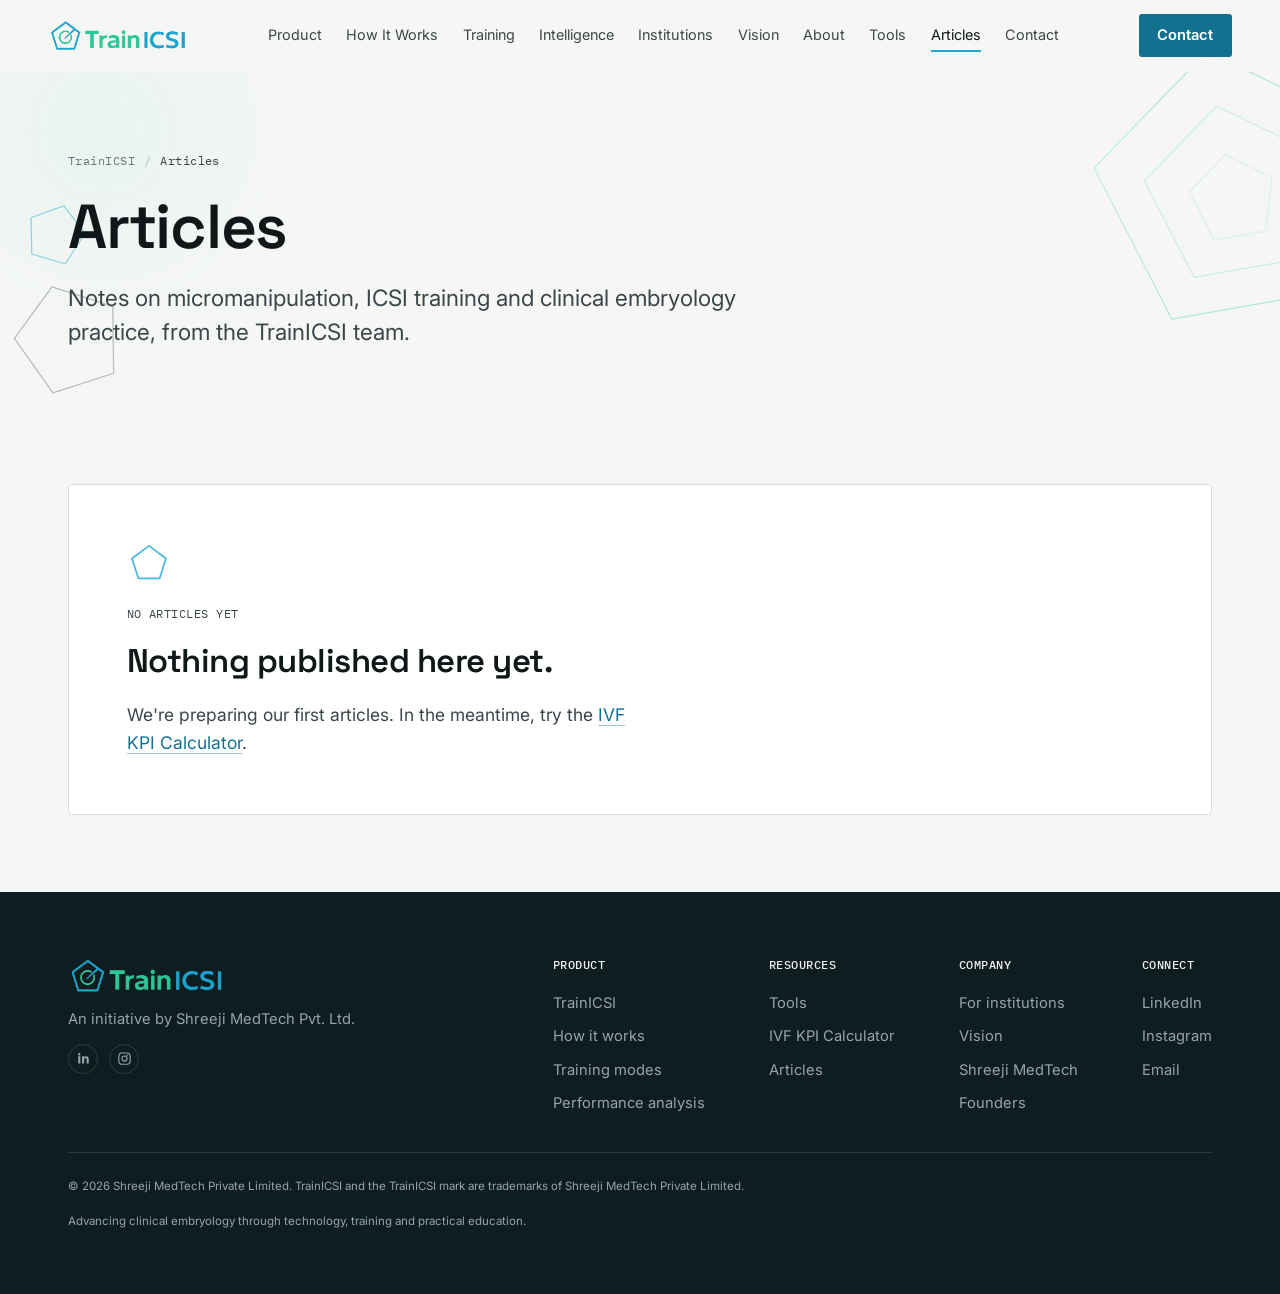
<file: articles/index.html>
<!DOCTYPE html>
<html lang="en">
<head>
<meta charset="UTF-8">
<meta name="viewport" content="width=device-width, initial-scale=1">
<title>Articles | TrainICSI</title>
<meta name="description" content="Articles from TrainICSI on micromanipulation, ICSI training and clinical embryology practice.">
<link rel="canonical" href="https://trainicsi.com/articles/">
<meta name="theme-color" content="#0A1416">

<meta property="og:type" content="website">
<meta property="og:site_name" content="TrainICSI">
<meta property="og:url" content="https://trainicsi.com/articles/">
<meta property="og:title" content="Articles | TrainICSI">
<meta property="og:description" content="Articles from TrainICSI on micromanipulation, ICSI training and clinical embryology practice.">
<meta property="og:image" content="https://trainicsi.com/assets/logo/og-image.jpg">
<meta name="twitter:card" content="summary_large_image">

<link rel="icon" type="image/svg+xml" href="../assets/logo/favicon.svg">
<link rel="icon" type="image/png" sizes="32x32" href="../assets/logo/favicon-32.png">
<link rel="apple-touch-icon" href="../assets/logo/favicon-256.png">

<link rel="preconnect" href="https://fonts.googleapis.com">
<link rel="preconnect" href="https://fonts.gstatic.com" crossorigin>
<link href="https://fonts.googleapis.com/css2?family=Space+Grotesk:wght@500;600;700&family=Inter:wght@400;500;600&family=IBM+Plex+Mono:wght@400;500&display=swap" rel="stylesheet">
<link rel="stylesheet" href="../css/styles.css">
<link rel="stylesheet" href="../css/tools.css">
<noscript><style>.reveal{opacity:1 !important;transform:none !important}</style></noscript>
<script type="application/ld+json">
{
  "@context":"https://schema.org",
  "@type":"BreadcrumbList",
  "itemListElement":[
    {"@type":"ListItem","position":1,"name":"Home","item":"https://trainicsi.com/"},
    {"@type":"ListItem","position":2,"name":"Articles","item":"https://trainicsi.com/articles/"}
  ]
}
</script>
</head>
<body>
<a class="skip" href="#main">Skip to content</a>

<svg width="0" height="0" style="position:absolute" aria-hidden="true">
  <symbol id="g-target" viewBox="0 0 24 24">
    <path d="M12 4.6A7.4 7.4 0 1 0 19.4 12" fill="none" stroke="currentColor" stroke-width="2" stroke-linecap="round"/>
    <path d="M12 12 19 5" fill="none" stroke="currentColor" stroke-width="2" stroke-linecap="round"/>
  </symbol>
  <symbol id="i-linkedin" viewBox="0 0 24 24">
    <path d="M6.94 8.5H3.56V20h3.38V8.5ZM5.25 7.1a1.96 1.96 0 1 0 0-3.92 1.96 1.96 0 0 0 0 3.92ZM20.44 20h-3.37v-5.6c0-1.34-.03-3.06-1.87-3.06-1.87 0-2.16 1.46-2.16 2.96V20h-3.37V8.5h3.24v1.57h.05c.45-.86 1.56-1.77 3.21-1.77 3.43 0 4.27 2.26 4.27 5.2V20Z" fill="currentColor"/>
  </symbol>
  <symbol id="i-instagram" viewBox="0 0 24 24">
    <path d="M12 2.2c-2.7 0-3.04.01-4.1.06-1.06.05-1.79.22-2.43.47-.66.26-1.22.6-1.77 1.16A4.9 4.9 0 0 0 2.54 5.66c-.25.64-.42 1.37-.47 2.43C2 9.15 2 9.5 2 12.2s.01 3.04.06 4.1c.05 1.06.22 1.79.47 2.43.26.66.6 1.22 1.16 1.77.56.56 1.12.9 1.77 1.16.64.25 1.37.42 2.43.47 1.06.05 1.4.06 4.1.06s3.04-.01 4.1-.06c1.06-.05 1.79-.22 2.43-.47.66-.26 1.22-.6 1.77-1.16.56-.56.9-1.12 1.16-1.77.25-.64.42-1.37.47-2.43.05-1.06.06-1.4.06-4.1s-.01-3.04-.06-4.1c-.05-1.06-.22-1.79-.47-2.43a4.9 4.9 0 0 0-1.16-1.77 4.9 4.9 0 0 0-1.77-1.16c-.64-.25-1.37-.42-2.43-.47C15.04 2.21 14.7 2.2 12 2.2Zm0 1.8c2.65 0 2.97.01 4.02.06.97.04 1.5.2 1.85.34.46.18.8.39 1.15.74.35.35.56.69.74 1.15.14.35.3.88.34 1.85.05 1.05.06 1.37.06 4.02s-.01 2.97-.06 4.02c-.04.97-.2 1.5-.34 1.85-.18.46-.39.8-.74 1.15-.35.35-.69.56-1.15.74-.35.14-.88.3-1.85.34-1.05.05-1.37.06-4.02.06s-2.97-.01-4.02-.06c-.97-.04-1.5-.2-1.85-.34a3.1 3.1 0 0 1-1.15-.74 3.1 3.1 0 0 1-.74-1.15c-.14-.35-.3-.88-.34-1.85-.05-1.05-.06-1.37-.06-4.02s.01-2.97.06-4.02c.04-.97.2-1.5.34-1.85.18-.46.39-.8.74-1.15.35-.35.69-.56 1.15-.74.35-.14.88-.3 1.85-.34 1.05-.05 1.37-.06 4.02-.06ZM12 7a5 5 0 1 0 0 10 5 5 0 0 0 0-10Zm0 8.2a3.2 3.2 0 1 1 0-6.4 3.2 3.2 0 0 1 0 6.4Zm5.4-8.4a1.17 1.17 0 1 1-2.34 0 1.17 1.17 0 0 1 2.34 0Z" fill="currentColor"/>
  </symbol>
  <symbol id="i-whatsapp" viewBox="0 0 24 24">
    <path d="M12.04 2.4A9.6 9.6 0 0 0 2.46 12c0 1.7.45 3.29 1.22 4.66L2.4 21.6l5.08-1.33A9.6 9.6 0 0 0 12.04 21.6 9.6 9.6 0 0 0 21.6 12 9.6 9.6 0 0 0 12.04 2.4Zm0 17.47a7.83 7.83 0 0 1-4-1.1l-.29-.17-2.98.78.79-2.9-.19-.3a7.85 7.85 0 0 1-1.2-4.18 7.87 7.87 0 0 1 13.43-5.57 7.87 7.87 0 0 1-5.56 13.44Z" fill="currentColor"/>
    <path d="M17.47 14.38c-.3-.15-1.76-.87-2.03-.97-.27-.1-.47-.15-.67.15-.2.3-.77.97-.95 1.17-.17.2-.35.22-.65.07-.3-.15-1.26-.46-2.4-1.48-.89-.79-1.48-1.76-1.66-2.06-.17-.3-.02-.46.13-.61.15-.15.3-.35.45-.52.15-.17.2-.3.3-.5.1-.2.05-.37-.03-.52-.07-.15-.6-1.45-.83-1.98-.2-.47-.4-.4-.56-.41h-.48c-.17 0-.44.07-.67.32-.23.25-.9.88-.9 2.14s.92 2.48 1.05 2.66c.13.17 1.78 2.72 4.37 3.71 2.59.98 2.59.65 3.06.61.47-.05 1.52-.62 1.73-1.22.22-.6.22-1.12.15-1.22-.07-.1-.27-.17-.57-.32Z" fill="currentColor"/>
  </symbol>
  <symbol id="i-pin" viewBox="0 0 24 24">
    <path d="M12 21.5s7-6.2 7-12A7 7 0 0 0 5 9.5c0 5.8 7 12 7 12Z" fill="none" stroke="currentColor" stroke-width="1.8" stroke-linejoin="round"/>
    <circle cx="12" cy="9.3" r="2.5" fill="none" stroke="currentColor" stroke-width="1.8"/>
  </symbol>
  <symbol id="i-mail" viewBox="0 0 24 24">
    <rect x="2.8" y="5.3" width="18.4" height="13.4" rx="1.6" fill="none" stroke="currentColor" stroke-width="1.8"/>
    <path d="M3.6 6.3 12 13.1l8.4-6.8" fill="none" stroke="currentColor" stroke-width="1.8" stroke-linecap="round" stroke-linejoin="round"/>
  </symbol>
</svg>

<header class="nav" id="nav">
  <a href="../index.html" class="nav-logo" aria-label="TrainICSI — home">
    <img src="../assets/logo/trainicsi-logo.png" alt="TrainICSI" width="508" height="123">
  </a>
  <nav class="nav-links" aria-label="Primary">
    <a href="../index.html#solution">Product</a>
    <a href="../index.html#how">How It Works</a>
    <a href="../index.html#modes">Training</a>
    <a href="../index.html#intelligence">Intelligence</a>
    <a href="../index.html#institutions">Institutions</a>
    <a href="../index.html#vision">Vision</a>
    <a href="../index.html#about">About</a>
    <a href="../tools/index.html">Tools</a>
    <a href="../articles/index.html" class="is-current" aria-current="page">Articles</a>
    <a href="../index.html#contact">Contact</a>
  </nav>
  <div class="nav-end">
    <a href="../index.html#contact" class="btn btn-primary">Contact</a>
    <button class="nav-toggle" id="navToggle" aria-label="Open menu" aria-expanded="false" aria-controls="navPanel"><i></i></button>
  </div>
</header>

<nav class="nav-panel" id="navPanel" aria-label="Mobile">
  <a href="../index.html#solution">Product</a>
  <a href="../index.html#how">How It Works</a>
  <a href="../index.html#modes">Training</a>
  <a href="../index.html#intelligence">Intelligence</a>
  <a href="../index.html#institutions">Institutions</a>
  <a href="../index.html#vision">Vision</a>
  <a href="../index.html#about">About</a>
  <a href="../tools/index.html">Tools</a>
  <a href="../articles/index.html">Articles</a>
  <a href="../index.html#contact">Contact</a>
  <a href="../index.html#contact" class="btn btn-primary">Contact</a>
</nav>

<main id="main">
<section class="page-hero has-ambient">
  <div class="ambient" aria-hidden="true">
    <span class="blob green" style="width:28vw;height:28vw;top:-12%;left:-6%" data-parallax="0.05"></span>
    <span class="pent-field">
      <span class="pent-o is-green is-echo" style="--s:280px;right:-7%;top:10%;--o:0.34;--r:-10deg;--dur:140s" data-depth="0.5"></span>
      <span class="pent-o is-blue" style="--s:60px;left:2%;top:50%;--o:0.46;--r:16deg;--dur:90s" data-depth="1.2"></span>
      <span class="pent-o is-ink" style="--s:110px;left:1%;bottom:4%;--o:0.26;--r:-18deg;--dur:120s" data-depth="0.8"></span>
    </span>
  </div>
  <div class="container">
    <nav class="crumbs reveal" aria-label="Breadcrumb"><a href="../index.html">TrainICSI</a><span class="sep">/</span><span aria-current="page">Articles</span></nav>
    <h1 class="reveal" data-delay="1">Articles</h1>
    <p class="lede reveal" data-delay="2">Notes on micromanipulation, ICSI training and clinical embryology practice, from the TrainICSI team.</p>
  </div>
</section>

<section class="section-tight">
  <div class="container">
    <div class="rows" id="articleList" hidden></div>

    <noscript><style>#articleEmpty{display:flex !important}</style></noscript>
    <div class="empty" id="articleEmpty" hidden>
      <svg viewBox="0 0 40 40" aria-hidden="true"><path d="M20 3.5 35.5 15 29.7 33H10.3L4.5 15Z" fill="none" stroke="currentColor" stroke-width="1.6" stroke-linejoin="round"/></svg>
      <p class="coord">NO ARTICLES YET</p>
      <h2>Nothing published here yet.</h2>
      <p>We're preparing our first articles. In the meantime, try the <a href="../tools/ivf-kpi-calculator/index.html" style="color:var(--brand-blue-deep);border-bottom:1px solid rgba(18,113,143,.4)">IVF KPI Calculator</a>.</p>
    </div>
  </div>
</section>
</main>

<footer class="footer">
  <div class="container">
    <div class="footer-top">
      <div class="footer-brand">
        <img src="../assets/logo/trainicsi-logo.png" alt="TrainICSI" width="508" height="123">
        <p>An initiative by Shreeji MedTech Pvt. Ltd.</p>
        <div class="fsocial">
          <a href="https://linkedin.com/company/train-icsi" target="_blank" rel="noopener" aria-label="TrainICSI on LinkedIn"><svg class="glyph"><use href="#i-linkedin"/></svg></a>
          <a href="https://www.instagram.com/trainicsi" target="_blank" rel="noopener" aria-label="TrainICSI on Instagram"><svg class="glyph"><use href="#i-instagram"/></svg></a>
        </div>
      </div>
      <div class="footer-cols">
        <div class="footer-col">
          <h5>PRODUCT</h5>
          <a href="../index.html#solution">TrainICSI</a>
          <a href="../index.html#how">How it works</a>
          <a href="../index.html#modes">Training modes</a>
          <a href="../index.html#intelligence">Performance analysis</a>
        </div>
        <div class="footer-col">
          <h5>RESOURCES</h5>
          <a href="../tools/index.html">Tools</a>
          <a href="../tools/ivf-kpi-calculator/index.html">IVF KPI Calculator</a>
          <a href="../articles/index.html">Articles</a>
        </div>
        <div class="footer-col">
          <h5>COMPANY</h5>
          <a href="../index.html#institutions">For institutions</a>
          <a href="../index.html#vision">Vision</a>
          <a href="../index.html#about">Shreeji MedTech</a>
          <a href="../index.html#founders">Founders</a>
        </div>
        <div class="footer-col">
          <h5>CONNECT</h5>
          <a href="https://linkedin.com/company/train-icsi" target="_blank" rel="noopener">LinkedIn</a>
          <a href="https://www.instagram.com/trainicsi" target="_blank" rel="noopener">Instagram</a>
          <a href="mailto:info@trainicsi.com">Email</a>
        </div>
      </div>
    </div>
    <div class="footer-bottom">
      <span>© <span id="yr"></span> Shreeji MedTech Private Limited. TrainICSI and the TrainICSI mark are trademarks of Shreeji MedTech Private Limited.</span>
      <span>Advancing clinical embryology through technology, training and practical education.</span>
    </div>
  </div>
</footer>

<script src="../js/main.js"></script>
<script src="articles-data.js"></script>
<script src="../js/articles.js"></script>
</body>
</html>
</file>
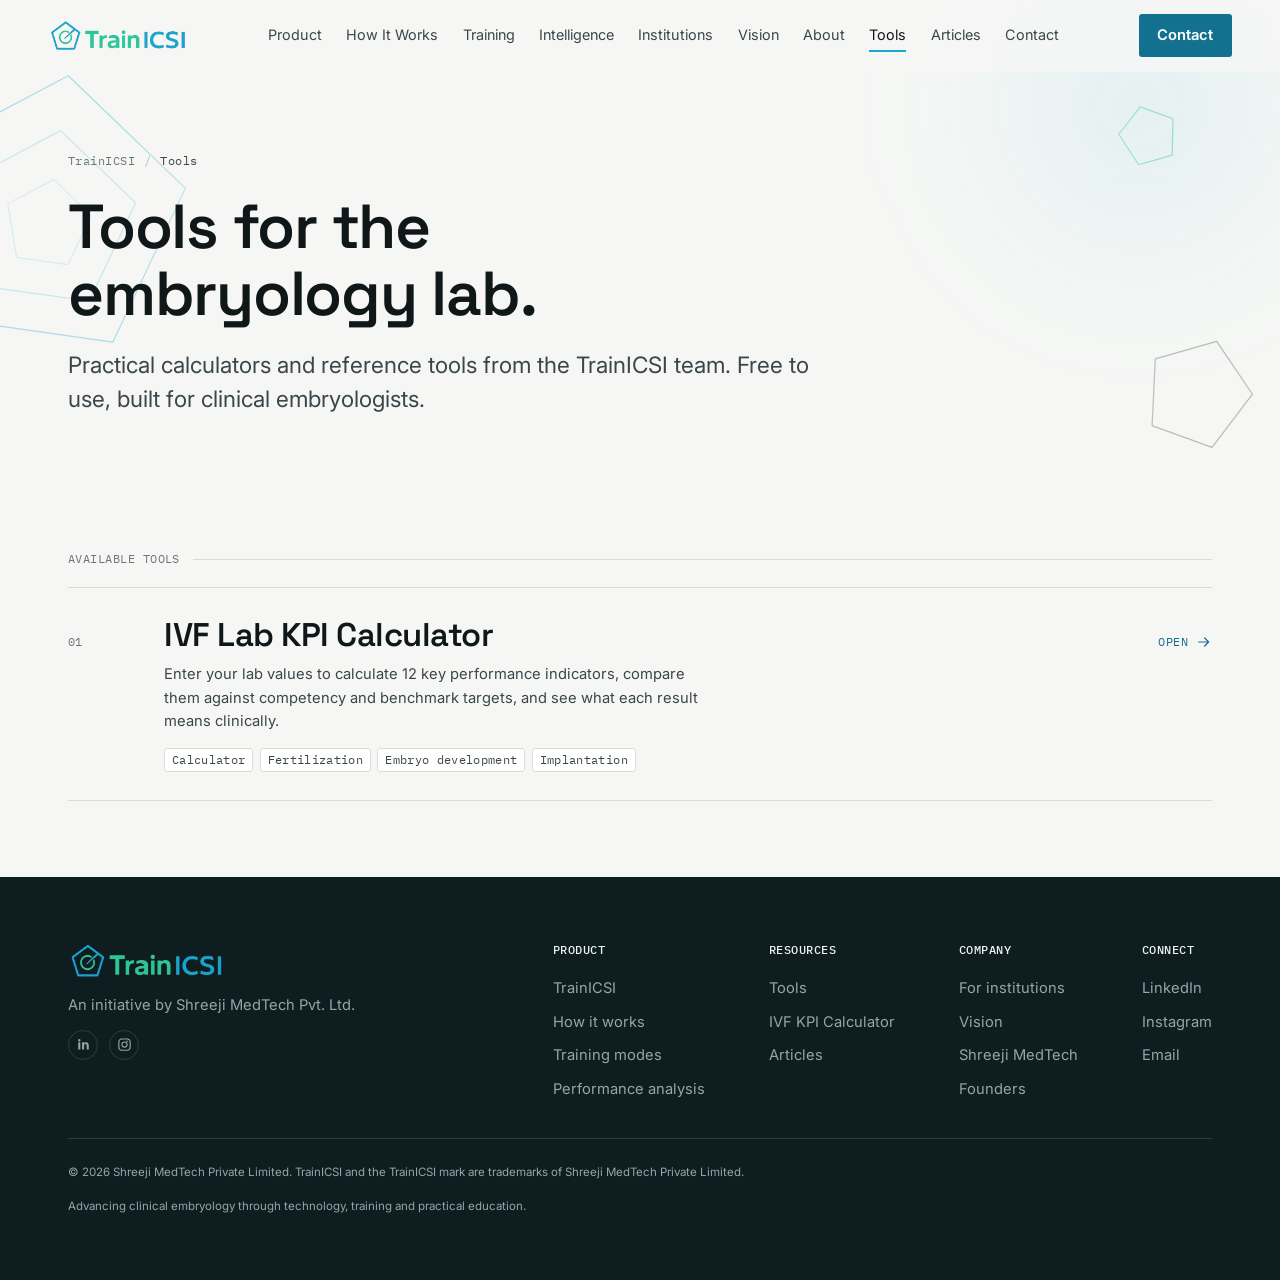
<file: tools/index.html>
<!DOCTYPE html>
<html lang="en">
<head>
<meta charset="UTF-8">
<meta name="viewport" content="width=device-width, initial-scale=1">
<title>Tools | TrainICSI</title>
<meta name="description" content="Free tools for clinical embryology teams from TrainICSI, including the IVF Lab KPI Calculator for benchmarking fertilization, embryo development and implantation rates.">
<link rel="canonical" href="https://trainicsi.com/tools/">
<meta name="theme-color" content="#0A1416">

<meta property="og:type" content="website">
<meta property="og:site_name" content="TrainICSI">
<meta property="og:url" content="https://trainicsi.com/tools/">
<meta property="og:title" content="Tools | TrainICSI">
<meta property="og:description" content="Free tools for clinical embryology teams from TrainICSI, including the IVF Lab KPI Calculator for benchmarking fertilization, embryo development and implantation rates.">
<meta property="og:image" content="https://trainicsi.com/assets/logo/og-image.jpg">
<meta name="twitter:card" content="summary_large_image">

<link rel="icon" type="image/svg+xml" href="../assets/logo/favicon.svg">
<link rel="icon" type="image/png" sizes="32x32" href="../assets/logo/favicon-32.png">
<link rel="apple-touch-icon" href="../assets/logo/favicon-256.png">

<link rel="preconnect" href="https://fonts.googleapis.com">
<link rel="preconnect" href="https://fonts.gstatic.com" crossorigin>
<link href="https://fonts.googleapis.com/css2?family=Space+Grotesk:wght@500;600;700&family=Inter:wght@400;500;600&family=IBM+Plex+Mono:wght@400;500&display=swap" rel="stylesheet">
<link rel="stylesheet" href="../css/styles.css">
<link rel="stylesheet" href="../css/tools.css">
<noscript><style>.reveal{opacity:1 !important;transform:none !important}</style></noscript>
<script type="application/ld+json">
{
  "@context":"https://schema.org",
  "@type":"BreadcrumbList",
  "itemListElement":[
    {"@type":"ListItem","position":1,"name":"Home","item":"https://trainicsi.com/"},
    {"@type":"ListItem","position":2,"name":"Tools","item":"https://trainicsi.com/tools/"}
  ]
}
</script>
</head>
<body>
<a class="skip" href="#main">Skip to content</a>

<svg width="0" height="0" style="position:absolute" aria-hidden="true">
  <symbol id="g-target" viewBox="0 0 24 24">
    <path d="M12 4.6A7.4 7.4 0 1 0 19.4 12" fill="none" stroke="currentColor" stroke-width="2" stroke-linecap="round"/>
    <path d="M12 12 19 5" fill="none" stroke="currentColor" stroke-width="2" stroke-linecap="round"/>
  </symbol>
  <symbol id="i-linkedin" viewBox="0 0 24 24">
    <path d="M6.94 8.5H3.56V20h3.38V8.5ZM5.25 7.1a1.96 1.96 0 1 0 0-3.92 1.96 1.96 0 0 0 0 3.92ZM20.44 20h-3.37v-5.6c0-1.34-.03-3.06-1.87-3.06-1.87 0-2.16 1.46-2.16 2.96V20h-3.37V8.5h3.24v1.57h.05c.45-.86 1.56-1.77 3.21-1.77 3.43 0 4.27 2.26 4.27 5.2V20Z" fill="currentColor"/>
  </symbol>
  <symbol id="i-instagram" viewBox="0 0 24 24">
    <path d="M12 2.2c-2.7 0-3.04.01-4.1.06-1.06.05-1.79.22-2.43.47-.66.26-1.22.6-1.77 1.16A4.9 4.9 0 0 0 2.54 5.66c-.25.64-.42 1.37-.47 2.43C2 9.15 2 9.5 2 12.2s.01 3.04.06 4.1c.05 1.06.22 1.79.47 2.43.26.66.6 1.22 1.16 1.77.56.56 1.12.9 1.77 1.16.64.25 1.37.42 2.43.47 1.06.05 1.4.06 4.1.06s3.04-.01 4.1-.06c1.06-.05 1.79-.22 2.43-.47.66-.26 1.22-.6 1.77-1.16.56-.56.9-1.12 1.16-1.77.25-.64.42-1.37.47-2.43.05-1.06.06-1.4.06-4.1s-.01-3.04-.06-4.1c-.05-1.06-.22-1.79-.47-2.43a4.9 4.9 0 0 0-1.16-1.77 4.9 4.9 0 0 0-1.77-1.16c-.64-.25-1.37-.42-2.43-.47C15.04 2.21 14.7 2.2 12 2.2Zm0 1.8c2.65 0 2.97.01 4.02.06.97.04 1.5.2 1.85.34.46.18.8.39 1.15.74.35.35.56.69.74 1.15.14.35.3.88.34 1.85.05 1.05.06 1.37.06 4.02s-.01 2.97-.06 4.02c-.04.97-.2 1.5-.34 1.85-.18.46-.39.8-.74 1.15-.35.35-.69.56-1.15.74-.35.14-.88.3-1.85.34-1.05.05-1.37.06-4.02.06s-2.97-.01-4.02-.06c-.97-.04-1.5-.2-1.85-.34a3.1 3.1 0 0 1-1.15-.74 3.1 3.1 0 0 1-.74-1.15c-.14-.35-.3-.88-.34-1.85-.05-1.05-.06-1.37-.06-4.02s.01-2.97.06-4.02c.04-.97.2-1.5.34-1.85.18-.46.39-.8.74-1.15.35-.35.69-.56 1.15-.74.35-.14.88-.3 1.85-.34 1.05-.05 1.37-.06 4.02-.06ZM12 7a5 5 0 1 0 0 10 5 5 0 0 0 0-10Zm0 8.2a3.2 3.2 0 1 1 0-6.4 3.2 3.2 0 0 1 0 6.4Zm5.4-8.4a1.17 1.17 0 1 1-2.34 0 1.17 1.17 0 0 1 2.34 0Z" fill="currentColor"/>
  </symbol>
  <symbol id="i-whatsapp" viewBox="0 0 24 24">
    <path d="M12.04 2.4A9.6 9.6 0 0 0 2.46 12c0 1.7.45 3.29 1.22 4.66L2.4 21.6l5.08-1.33A9.6 9.6 0 0 0 12.04 21.6 9.6 9.6 0 0 0 21.6 12 9.6 9.6 0 0 0 12.04 2.4Zm0 17.47a7.83 7.83 0 0 1-4-1.1l-.29-.17-2.98.78.79-2.9-.19-.3a7.85 7.85 0 0 1-1.2-4.18 7.87 7.87 0 0 1 13.43-5.57 7.87 7.87 0 0 1-5.56 13.44Z" fill="currentColor"/>
    <path d="M17.47 14.38c-.3-.15-1.76-.87-2.03-.97-.27-.1-.47-.15-.67.15-.2.3-.77.97-.95 1.17-.17.2-.35.22-.65.07-.3-.15-1.26-.46-2.4-1.48-.89-.79-1.48-1.76-1.66-2.06-.17-.3-.02-.46.13-.61.15-.15.3-.35.45-.52.15-.17.2-.3.3-.5.1-.2.05-.37-.03-.52-.07-.15-.6-1.45-.83-1.98-.2-.47-.4-.4-.56-.41h-.48c-.17 0-.44.07-.67.32-.23.25-.9.88-.9 2.14s.92 2.48 1.05 2.66c.13.17 1.78 2.72 4.37 3.71 2.59.98 2.59.65 3.06.61.47-.05 1.52-.62 1.73-1.22.22-.6.22-1.12.15-1.22-.07-.1-.27-.17-.57-.32Z" fill="currentColor"/>
  </symbol>
  <symbol id="i-pin" viewBox="0 0 24 24">
    <path d="M12 21.5s7-6.2 7-12A7 7 0 0 0 5 9.5c0 5.8 7 12 7 12Z" fill="none" stroke="currentColor" stroke-width="1.8" stroke-linejoin="round"/>
    <circle cx="12" cy="9.3" r="2.5" fill="none" stroke="currentColor" stroke-width="1.8"/>
  </symbol>
  <symbol id="i-mail" viewBox="0 0 24 24">
    <rect x="2.8" y="5.3" width="18.4" height="13.4" rx="1.6" fill="none" stroke="currentColor" stroke-width="1.8"/>
    <path d="M3.6 6.3 12 13.1l8.4-6.8" fill="none" stroke="currentColor" stroke-width="1.8" stroke-linecap="round" stroke-linejoin="round"/>
  </symbol>
</svg>

<header class="nav" id="nav">
  <a href="../index.html" class="nav-logo" aria-label="TrainICSI — home">
    <img src="../assets/logo/trainicsi-logo.png" alt="TrainICSI" width="508" height="123">
  </a>
  <nav class="nav-links" aria-label="Primary">
    <a href="../index.html#solution">Product</a>
    <a href="../index.html#how">How It Works</a>
    <a href="../index.html#modes">Training</a>
    <a href="../index.html#intelligence">Intelligence</a>
    <a href="../index.html#institutions">Institutions</a>
    <a href="../index.html#vision">Vision</a>
    <a href="../index.html#about">About</a>
    <a href="../tools/index.html" class="is-current" aria-current="page">Tools</a>
    <a href="../articles/index.html">Articles</a>
    <a href="../index.html#contact">Contact</a>
  </nav>
  <div class="nav-end">
    <a href="../index.html#contact" class="btn btn-primary">Contact</a>
    <button class="nav-toggle" id="navToggle" aria-label="Open menu" aria-expanded="false" aria-controls="navPanel"><i></i></button>
  </div>
</header>

<nav class="nav-panel" id="navPanel" aria-label="Mobile">
  <a href="../index.html#solution">Product</a>
  <a href="../index.html#how">How It Works</a>
  <a href="../index.html#modes">Training</a>
  <a href="../index.html#intelligence">Intelligence</a>
  <a href="../index.html#institutions">Institutions</a>
  <a href="../index.html#vision">Vision</a>
  <a href="../index.html#about">About</a>
  <a href="../tools/index.html">Tools</a>
  <a href="../articles/index.html">Articles</a>
  <a href="../index.html#contact">Contact</a>
  <a href="../index.html#contact" class="btn btn-primary">Contact</a>
</nav>

<main id="main">
<section class="page-hero has-ambient">
  <div class="ambient" aria-hidden="true">
    <span class="blob blue" style="width:30vw;height:30vw;top:-18%;right:-4%" data-parallax="0.05"></span>
    <span class="pent-field">
      <span class="pent-o is-blue is-echo" style="--s:280px;left:-7%;top:14%;--o:0.34;--r:8deg;--dur:140s" data-depth="0.5"></span>
      <span class="pent-o is-green" style="--s:60px;right:8%;top:22%;--o:0.46;--r:-16deg;--dur:90s" data-depth="1.2"></span>
      <span class="pent-o is-ink" style="--s:110px;right:2%;bottom:6%;--o:0.26;--r:20deg;--dur:120s" data-depth="0.8"></span>
    </span>
  </div>
  <div class="container">
    <nav class="crumbs reveal" aria-label="Breadcrumb"><a href="../index.html">TrainICSI</a><span class="sep">/</span><span aria-current="page">Tools</span></nav>
    <h1 class="reveal" data-delay="1">Tools for the embryology lab.</h1>
    <p class="lede reveal" data-delay="2">Practical calculators and reference tools from the TrainICSI team. Free to use, built for clinical embryologists.</p>
  </div>
</section>

<section class="section-tight">
  <div class="container">
    <div class="eyebrow"><span class="coord">AVAILABLE TOOLS</span><hr class="rule"></div>
    <div class="rows reveal">
      <a class="row" href="ivf-kpi-calculator/index.html">
        <span class="idx">01</span>
        <div>
          <h3>IVF Lab KPI Calculator</h3>
          <p>Enter your lab values to calculate 12 key performance indicators, compare them against competency and benchmark targets, and see what each result means clinically.</p>
          <div class="tags"><span class="tag">Calculator</span><span class="tag">Fertilization</span><span class="tag">Embryo development</span><span class="tag">Implantation</span></div>
        </div>
        <span class="go">OPEN <svg viewBox="0 0 24 24" aria-hidden="true"><path d="M4 12h15M13 6l6 6-6 6" fill="none" stroke="currentColor" stroke-width="1.8" stroke-linecap="round" stroke-linejoin="round"/></svg></span>
      </a>
    </div>
  </div>
</section>
</main>

<footer class="footer">
  <div class="container">
    <div class="footer-top">
      <div class="footer-brand">
        <img src="../assets/logo/trainicsi-logo.png" alt="TrainICSI" width="508" height="123">
        <p>An initiative by Shreeji MedTech Pvt. Ltd.</p>
        <div class="fsocial">
          <a href="https://linkedin.com/company/train-icsi" target="_blank" rel="noopener" aria-label="TrainICSI on LinkedIn"><svg class="glyph"><use href="#i-linkedin"/></svg></a>
          <a href="https://www.instagram.com/trainicsi" target="_blank" rel="noopener" aria-label="TrainICSI on Instagram"><svg class="glyph"><use href="#i-instagram"/></svg></a>
        </div>
      </div>
      <div class="footer-cols">
        <div class="footer-col">
          <h5>PRODUCT</h5>
          <a href="../index.html#solution">TrainICSI</a>
          <a href="../index.html#how">How it works</a>
          <a href="../index.html#modes">Training modes</a>
          <a href="../index.html#intelligence">Performance analysis</a>
        </div>
        <div class="footer-col">
          <h5>RESOURCES</h5>
          <a href="../tools/index.html">Tools</a>
          <a href="../tools/ivf-kpi-calculator/index.html">IVF KPI Calculator</a>
          <a href="../articles/index.html">Articles</a>
        </div>
        <div class="footer-col">
          <h5>COMPANY</h5>
          <a href="../index.html#institutions">For institutions</a>
          <a href="../index.html#vision">Vision</a>
          <a href="../index.html#about">Shreeji MedTech</a>
          <a href="../index.html#founders">Founders</a>
        </div>
        <div class="footer-col">
          <h5>CONNECT</h5>
          <a href="https://linkedin.com/company/train-icsi" target="_blank" rel="noopener">LinkedIn</a>
          <a href="https://www.instagram.com/trainicsi" target="_blank" rel="noopener">Instagram</a>
          <a href="mailto:info@trainicsi.com">Email</a>
        </div>
      </div>
    </div>
    <div class="footer-bottom">
      <span>© <span id="yr"></span> Shreeji MedTech Private Limited. TrainICSI and the TrainICSI mark are trademarks of Shreeji MedTech Private Limited.</span>
      <span>Advancing clinical embryology through technology, training and practical education.</span>
    </div>
  </div>
</footer>

<script src="../js/main.js"></script>
</body>
</html>
</file>
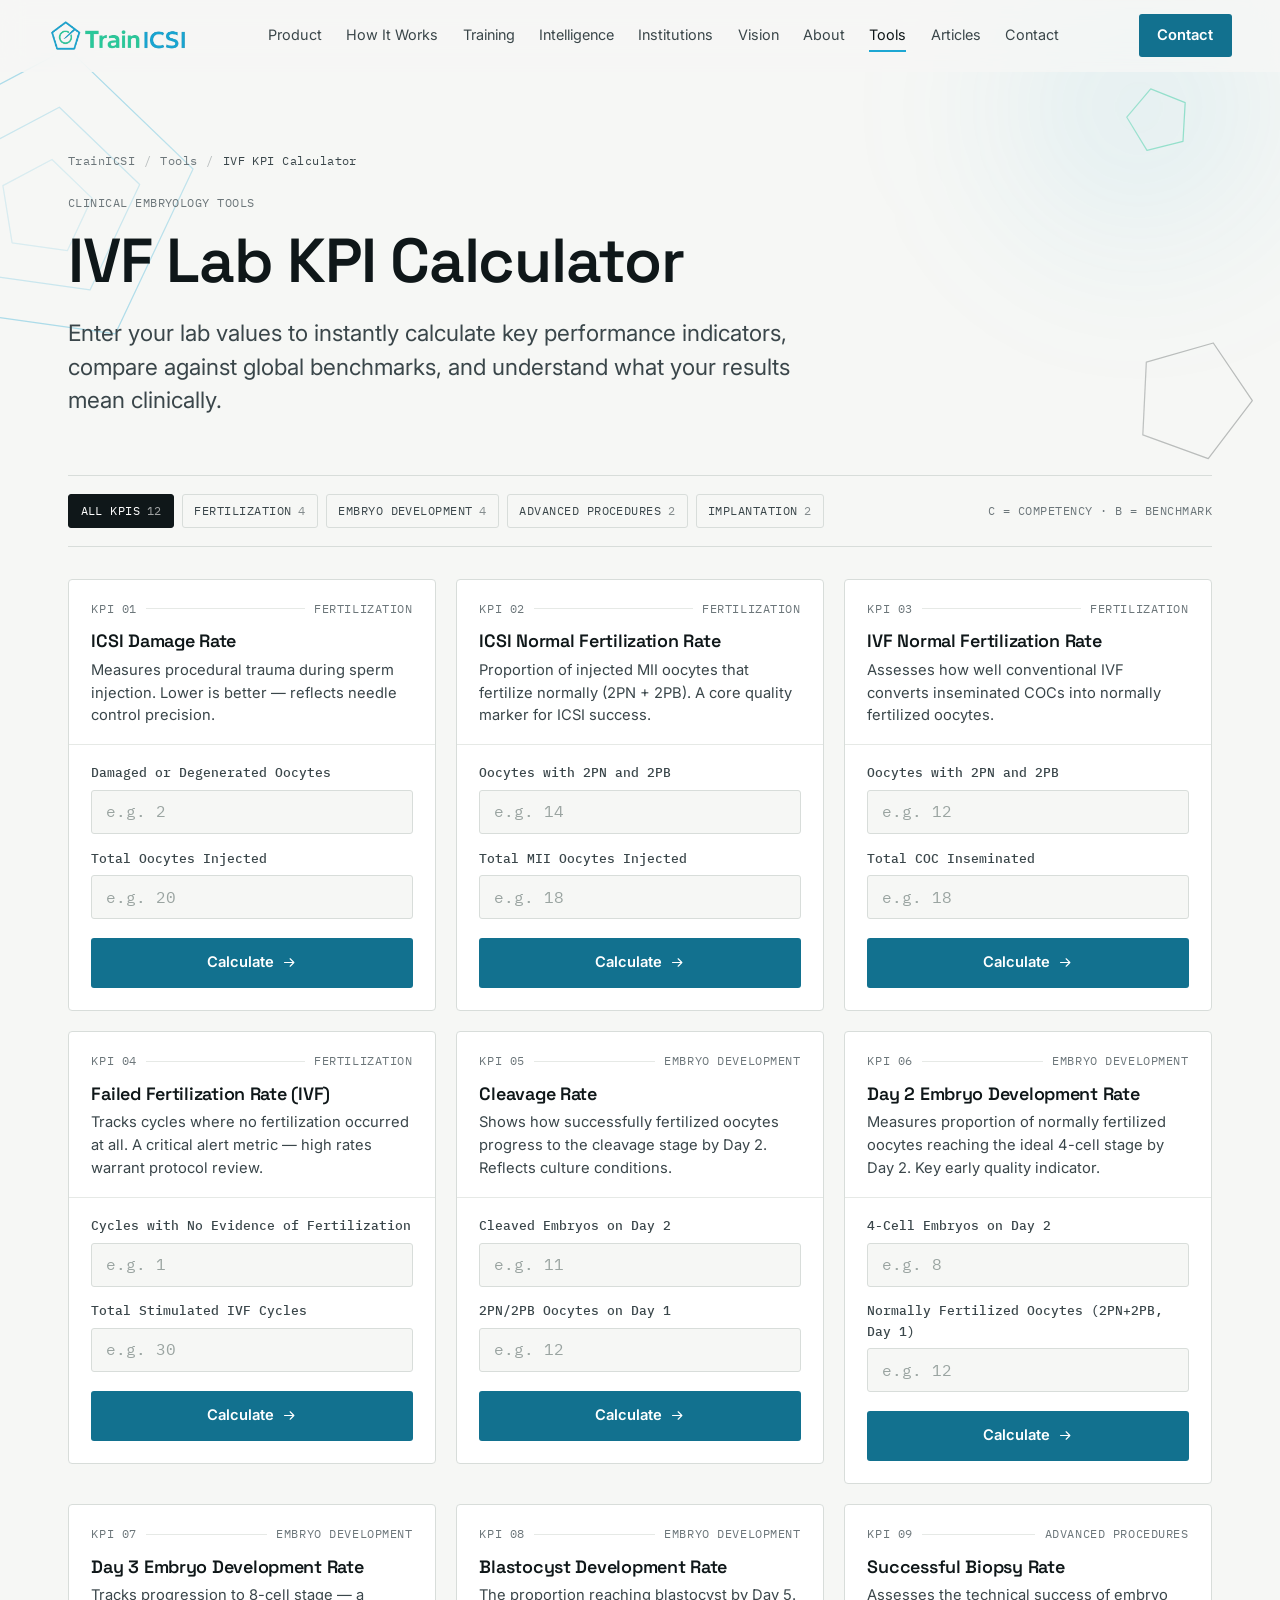
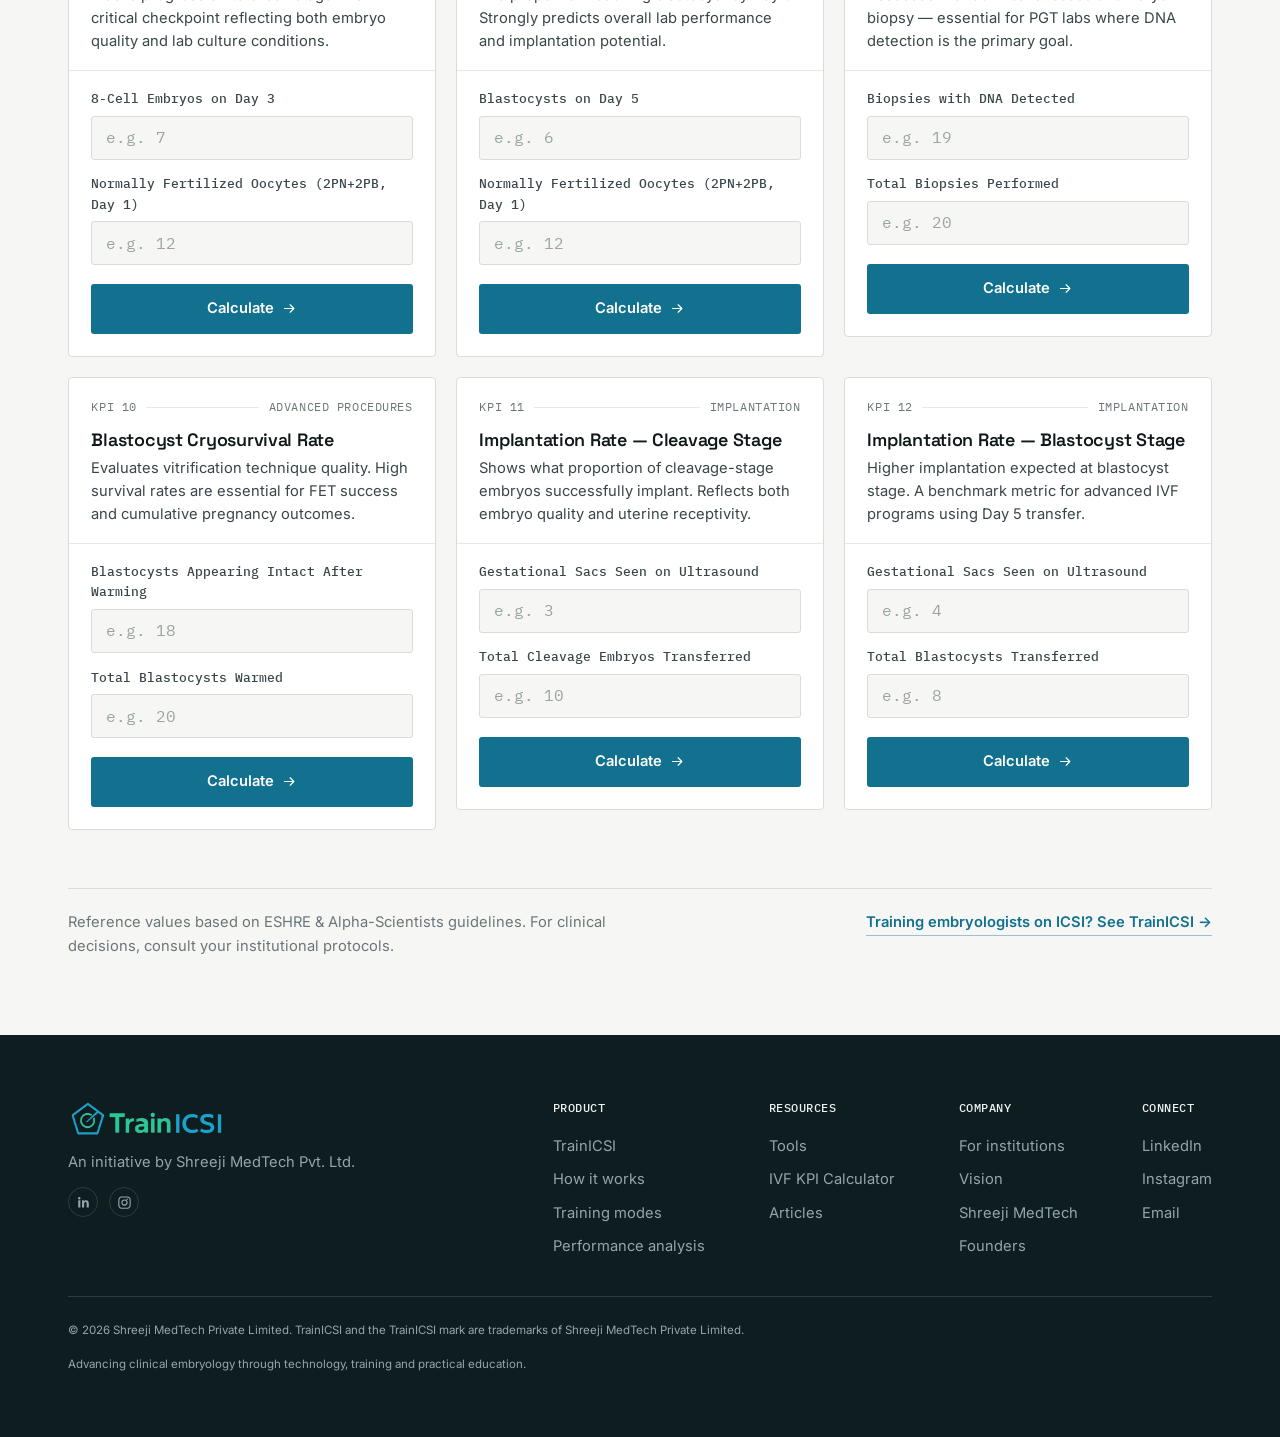
<file: tools/ivf-kpi-calculator/index.html>
<!DOCTYPE html>
<html lang="en">
<head>
<meta charset="UTF-8">
<meta name="viewport" content="width=device-width, initial-scale=1">
<title>IVF Lab KPI Calculator | TrainICSI</title>
<meta name="description" content="Free IVF lab KPI calculator. Enter your values to calculate ICSI damage, fertilization, cleavage, blastocyst, biopsy, cryosurvival and implantation rates and compare them with competency and benchmark targets.">
<link rel="canonical" href="https://trainicsi.com/tools/ivf-kpi-calculator/">
<meta name="theme-color" content="#0A1416">

<meta property="og:type" content="website">
<meta property="og:site_name" content="TrainICSI">
<meta property="og:url" content="https://trainicsi.com/tools/ivf-kpi-calculator/">
<meta property="og:title" content="IVF Lab KPI Calculator | TrainICSI">
<meta property="og:description" content="Free IVF lab KPI calculator. Enter your values to calculate ICSI damage, fertilization, cleavage, blastocyst, biopsy, cryosurvival and implantation rates and compare them with competency and benchmark targets.">
<meta property="og:image" content="https://trainicsi.com/assets/logo/og-image.jpg">
<meta name="twitter:card" content="summary_large_image">

<link rel="icon" type="image/svg+xml" href="../../assets/logo/favicon.svg">
<link rel="icon" type="image/png" sizes="32x32" href="../../assets/logo/favicon-32.png">
<link rel="apple-touch-icon" href="../../assets/logo/favicon-256.png">

<link rel="preconnect" href="https://fonts.googleapis.com">
<link rel="preconnect" href="https://fonts.gstatic.com" crossorigin>
<link href="https://fonts.googleapis.com/css2?family=Space+Grotesk:wght@500;600;700&family=Inter:wght@400;500;600&family=IBM+Plex+Mono:wght@400;500&display=swap" rel="stylesheet">
<link rel="stylesheet" href="../../css/styles.css">
<link rel="stylesheet" href="../../css/tools.css">
<noscript><style>.reveal{opacity:1 !important;transform:none !important}</style></noscript>
<script type="application/ld+json">
{
  "@context":"https://schema.org",
  "@type":"BreadcrumbList",
  "itemListElement":[
    {"@type":"ListItem","position":1,"name":"Home","item":"https://trainicsi.com/"},
    {"@type":"ListItem","position":2,"name":"Tools","item":"https://trainicsi.com/tools/"},
    {"@type":"ListItem","position":3,"name":"IVF KPI Calculator","item":"https://trainicsi.com/tools/ivf-kpi-calculator/"}
  ]
}
</script>
</head>
<body>
<a class="skip" href="#main">Skip to content</a>

<svg width="0" height="0" style="position:absolute" aria-hidden="true">
  <symbol id="g-target" viewBox="0 0 24 24">
    <path d="M12 4.6A7.4 7.4 0 1 0 19.4 12" fill="none" stroke="currentColor" stroke-width="2" stroke-linecap="round"/>
    <path d="M12 12 19 5" fill="none" stroke="currentColor" stroke-width="2" stroke-linecap="round"/>
  </symbol>
  <symbol id="i-linkedin" viewBox="0 0 24 24">
    <path d="M6.94 8.5H3.56V20h3.38V8.5ZM5.25 7.1a1.96 1.96 0 1 0 0-3.92 1.96 1.96 0 0 0 0 3.92ZM20.44 20h-3.37v-5.6c0-1.34-.03-3.06-1.87-3.06-1.87 0-2.16 1.46-2.16 2.96V20h-3.37V8.5h3.24v1.57h.05c.45-.86 1.56-1.77 3.21-1.77 3.43 0 4.27 2.26 4.27 5.2V20Z" fill="currentColor"/>
  </symbol>
  <symbol id="i-instagram" viewBox="0 0 24 24">
    <path d="M12 2.2c-2.7 0-3.04.01-4.1.06-1.06.05-1.79.22-2.43.47-.66.26-1.22.6-1.77 1.16A4.9 4.9 0 0 0 2.54 5.66c-.25.64-.42 1.37-.47 2.43C2 9.15 2 9.5 2 12.2s.01 3.04.06 4.1c.05 1.06.22 1.79.47 2.43.26.66.6 1.22 1.16 1.77.56.56 1.12.9 1.77 1.16.64.25 1.37.42 2.43.47 1.06.05 1.4.06 4.1.06s3.04-.01 4.1-.06c1.06-.05 1.79-.22 2.43-.47.66-.26 1.22-.6 1.77-1.16.56-.56.9-1.12 1.16-1.77.25-.64.42-1.37.47-2.43.05-1.06.06-1.4.06-4.1s-.01-3.04-.06-4.1c-.05-1.06-.22-1.79-.47-2.43a4.9 4.9 0 0 0-1.16-1.77 4.9 4.9 0 0 0-1.77-1.16c-.64-.25-1.37-.42-2.43-.47C15.04 2.21 14.7 2.2 12 2.2Zm0 1.8c2.65 0 2.97.01 4.02.06.97.04 1.5.2 1.85.34.46.18.8.39 1.15.74.35.35.56.69.74 1.15.14.35.3.88.34 1.85.05 1.05.06 1.37.06 4.02s-.01 2.97-.06 4.02c-.04.97-.2 1.5-.34 1.85-.18.46-.39.8-.74 1.15-.35.35-.69.56-1.15.74-.35.14-.88.3-1.85.34-1.05.05-1.37.06-4.02.06s-2.97-.01-4.02-.06c-.97-.04-1.5-.2-1.85-.34a3.1 3.1 0 0 1-1.15-.74 3.1 3.1 0 0 1-.74-1.15c-.14-.35-.3-.88-.34-1.85-.05-1.05-.06-1.37-.06-4.02s.01-2.97.06-4.02c.04-.97.2-1.5.34-1.85.18-.46.39-.8.74-1.15.35-.35.69-.56 1.15-.74.35-.14.88-.3 1.85-.34 1.05-.05 1.37-.06 4.02-.06ZM12 7a5 5 0 1 0 0 10 5 5 0 0 0 0-10Zm0 8.2a3.2 3.2 0 1 1 0-6.4 3.2 3.2 0 0 1 0 6.4Zm5.4-8.4a1.17 1.17 0 1 1-2.34 0 1.17 1.17 0 0 1 2.34 0Z" fill="currentColor"/>
  </symbol>
  <symbol id="i-whatsapp" viewBox="0 0 24 24">
    <path d="M12.04 2.4A9.6 9.6 0 0 0 2.46 12c0 1.7.45 3.29 1.22 4.66L2.4 21.6l5.08-1.33A9.6 9.6 0 0 0 12.04 21.6 9.6 9.6 0 0 0 21.6 12 9.6 9.6 0 0 0 12.04 2.4Zm0 17.47a7.83 7.83 0 0 1-4-1.1l-.29-.17-2.98.78.79-2.9-.19-.3a7.85 7.85 0 0 1-1.2-4.18 7.87 7.87 0 0 1 13.43-5.57 7.87 7.87 0 0 1-5.56 13.44Z" fill="currentColor"/>
    <path d="M17.47 14.38c-.3-.15-1.76-.87-2.03-.97-.27-.1-.47-.15-.67.15-.2.3-.77.97-.95 1.17-.17.2-.35.22-.65.07-.3-.15-1.26-.46-2.4-1.48-.89-.79-1.48-1.76-1.66-2.06-.17-.3-.02-.46.13-.61.15-.15.3-.35.45-.52.15-.17.2-.3.3-.5.1-.2.05-.37-.03-.52-.07-.15-.6-1.45-.83-1.98-.2-.47-.4-.4-.56-.41h-.48c-.17 0-.44.07-.67.32-.23.25-.9.88-.9 2.14s.92 2.48 1.05 2.66c.13.17 1.78 2.72 4.37 3.71 2.59.98 2.59.65 3.06.61.47-.05 1.52-.62 1.73-1.22.22-.6.22-1.12.15-1.22-.07-.1-.27-.17-.57-.32Z" fill="currentColor"/>
  </symbol>
  <symbol id="i-pin" viewBox="0 0 24 24">
    <path d="M12 21.5s7-6.2 7-12A7 7 0 0 0 5 9.5c0 5.8 7 12 7 12Z" fill="none" stroke="currentColor" stroke-width="1.8" stroke-linejoin="round"/>
    <circle cx="12" cy="9.3" r="2.5" fill="none" stroke="currentColor" stroke-width="1.8"/>
  </symbol>
  <symbol id="i-mail" viewBox="0 0 24 24">
    <rect x="2.8" y="5.3" width="18.4" height="13.4" rx="1.6" fill="none" stroke="currentColor" stroke-width="1.8"/>
    <path d="M3.6 6.3 12 13.1l8.4-6.8" fill="none" stroke="currentColor" stroke-width="1.8" stroke-linecap="round" stroke-linejoin="round"/>
  </symbol>
</svg>

<header class="nav" id="nav">
  <a href="../../index.html" class="nav-logo" aria-label="TrainICSI — home">
    <img src="../../assets/logo/trainicsi-logo.png" alt="TrainICSI" width="508" height="123">
  </a>
  <nav class="nav-links" aria-label="Primary">
    <a href="../../index.html#solution">Product</a>
    <a href="../../index.html#how">How It Works</a>
    <a href="../../index.html#modes">Training</a>
    <a href="../../index.html#intelligence">Intelligence</a>
    <a href="../../index.html#institutions">Institutions</a>
    <a href="../../index.html#vision">Vision</a>
    <a href="../../index.html#about">About</a>
    <a href="../../tools/index.html" class="is-current" aria-current="page">Tools</a>
    <a href="../../articles/index.html">Articles</a>
    <a href="../../index.html#contact">Contact</a>
  </nav>
  <div class="nav-end">
    <a href="../../index.html#contact" class="btn btn-primary">Contact</a>
    <button class="nav-toggle" id="navToggle" aria-label="Open menu" aria-expanded="false" aria-controls="navPanel"><i></i></button>
  </div>
</header>

<nav class="nav-panel" id="navPanel" aria-label="Mobile">
  <a href="../../index.html#solution">Product</a>
  <a href="../../index.html#how">How It Works</a>
  <a href="../../index.html#modes">Training</a>
  <a href="../../index.html#intelligence">Intelligence</a>
  <a href="../../index.html#institutions">Institutions</a>
  <a href="../../index.html#vision">Vision</a>
  <a href="../../index.html#about">About</a>
  <a href="../../tools/index.html">Tools</a>
  <a href="../../articles/index.html">Articles</a>
  <a href="../../index.html#contact">Contact</a>
  <a href="../../index.html#contact" class="btn btn-primary">Contact</a>
</nav>

<main id="main">
<section class="page-hero has-ambient">
  <div class="ambient" aria-hidden="true">
    <span class="blob blue" style="width:30vw;height:30vw;top:-18%;right:-4%" data-parallax="0.05"></span>
    <span class="pent-field">
      <span class="pent-o is-blue is-echo" style="--s:300px;left:-8%;top:8%;--o:0.34;--r:8deg;--dur:140s" data-depth="0.5"></span>
      <span class="pent-o is-green" style="--s:64px;right:7%;top:18%;--o:0.46;--r:-14deg;--dur:90s" data-depth="1.2"></span>
      <span class="pent-o is-ink" style="--s:120px;right:2%;bottom:4%;--o:0.26;--r:20deg;--dur:120s" data-depth="0.8"></span>
    </span>
  </div>
  <div class="container">
    <nav class="crumbs reveal" aria-label="Breadcrumb"><a href="../../index.html">TrainICSI</a><span class="sep">/</span><a href="../../tools/index.html">Tools</a><span class="sep">/</span><span aria-current="page">IVF KPI Calculator</span></nav>
    <p class="coord reveal" style="margin-bottom:1rem">CLINICAL EMBRYOLOGY TOOLS</p>
    <h1 class="reveal" data-delay="1">IVF Lab KPI Calculator</h1>
    <p class="lede reveal" data-delay="2">Enter your lab values to instantly calculate key performance indicators, compare against global benchmarks, and understand what your results mean clinically.</p>
  </div>
</section>

<section class="section-tight" style="padding-top:0">
  <div class="container">
    <div class="kpi-bar">
      <div class="chips" role="group" aria-label="Filter KPIs by category"><button class="chip" type="button" data-filter="all" aria-pressed="true">All KPIs <span class="n">12</span></button><button class="chip" type="button" data-filter="fertilization" aria-pressed="false">Fertilization <span class="n">4</span></button><button class="chip" type="button" data-filter="embryo" aria-pressed="false">Embryo development <span class="n">4</span></button><button class="chip" type="button" data-filter="advanced" aria-pressed="false">Advanced procedures <span class="n">2</span></button><button class="chip" type="button" data-filter="implantation" aria-pressed="false">Implantation <span class="n">2</span></button></div>
      <span class="coord">C = COMPETENCY · B = BENCHMARK</span>
    </div>

    <div class="kpi-grid" id="kpiGrid">
      <article class="kpi-card" data-cat="fertilization">
        <div class="kc-head">
          <div class="kc-idx"><span>KPI 01</span><i></i><span>Fertilization</span></div>
          <h3>ICSI Damage Rate</h3>
          <p>Measures procedural trauma during sperm injection. Lower is better — reflects needle control precision.</p>
        </div>
        <div class="kc-body">
          <div class="field"><label for="icsi_dmg_num">Damaged or Degenerated Oocytes</label><input type="number" step="any" min="0" id="icsi_dmg_num" placeholder="e.g. 2"></div>
          <div class="field"><label for="icsi_dmg_den">Total Oocytes Injected</label><input type="number" step="any" min="0" id="icsi_dmg_den" placeholder="e.g. 20"></div>
          <button class="btn btn-primary calc-btn" type="button" data-calc="icsi_dmg" data-competency="10" data-benchmark="5" data-lower-better="true">Calculate <svg viewBox="0 0 24 24" aria-hidden="true"><path d="M4 12h15M13 6l6 6-6 6" fill="none" stroke="currentColor" stroke-width="1.8" stroke-linecap="round" stroke-linejoin="round"/></svg></button>
          <div class="kc-result" id="res_icsi_dmg" aria-live="polite">
            <div class="kc-label">Damage rate</div>
            <div class="kc-value" id="val_icsi_dmg"></div>
            <div class="scale"><div class="scale-fill" id="bar_icsi_dmg"></div><span class="tick" style="--p:5"><span>B</span></span><span class="tick" style="--p:10"><span>C</span></span></div>
            <div id="pill_icsi_dmg"></div>
            <div class="legend"><div class="lg">C · Competency<b>≤ 10%</b></div><div class="lg">B · Benchmark<b>≤ 5%</b></div></div>
          </div>
        </div>
      </article>
      <article class="kpi-card" data-cat="fertilization">
        <div class="kc-head">
          <div class="kc-idx"><span>KPI 02</span><i></i><span>Fertilization</span></div>
          <h3>ICSI Normal Fertilization Rate</h3>
          <p>Proportion of injected MII oocytes that fertilize normally (2PN + 2PB). A core quality marker for ICSI success.</p>
        </div>
        <div class="kc-body">
          <div class="field"><label for="icsi_fert_num">Oocytes with 2PN and 2PB</label><input type="number" step="any" min="0" id="icsi_fert_num" placeholder="e.g. 14"></div>
          <div class="field"><label for="icsi_fert_den">Total MII Oocytes Injected</label><input type="number" step="any" min="0" id="icsi_fert_den" placeholder="e.g. 18"></div>
          <button class="btn btn-primary calc-btn" type="button" data-calc="icsi_fert" data-competency="65" data-benchmark="80" data-lower-better="false">Calculate <svg viewBox="0 0 24 24" aria-hidden="true"><path d="M4 12h15M13 6l6 6-6 6" fill="none" stroke="currentColor" stroke-width="1.8" stroke-linecap="round" stroke-linejoin="round"/></svg></button>
          <div class="kc-result" id="res_icsi_fert" aria-live="polite">
            <div class="kc-label">Normal fertilization rate</div>
            <div class="kc-value" id="val_icsi_fert"></div>
            <div class="scale"><div class="scale-fill" id="bar_icsi_fert"></div><span class="tick" style="--p:65"><span>C</span></span><span class="tick" style="--p:80"><span>B</span></span></div>
            <div id="pill_icsi_fert"></div>
            <div class="legend"><div class="lg">C · Competency<b>≥ 65%</b></div><div class="lg">B · Benchmark<b>≥ 80%</b></div></div>
          </div>
        </div>
      </article>
      <article class="kpi-card" data-cat="fertilization">
        <div class="kc-head">
          <div class="kc-idx"><span>KPI 03</span><i></i><span>Fertilization</span></div>
          <h3>IVF Normal Fertilization Rate</h3>
          <p>Assesses how well conventional IVF converts inseminated COCs into normally fertilized oocytes.</p>
        </div>
        <div class="kc-body">
          <div class="field"><label for="ivf_fert_num">Oocytes with 2PN and 2PB</label><input type="number" step="any" min="0" id="ivf_fert_num" placeholder="e.g. 12"></div>
          <div class="field"><label for="ivf_fert_den">Total COC Inseminated</label><input type="number" step="any" min="0" id="ivf_fert_den" placeholder="e.g. 18"></div>
          <button class="btn btn-primary calc-btn" type="button" data-calc="ivf_fert" data-competency="60" data-benchmark="75" data-lower-better="false">Calculate <svg viewBox="0 0 24 24" aria-hidden="true"><path d="M4 12h15M13 6l6 6-6 6" fill="none" stroke="currentColor" stroke-width="1.8" stroke-linecap="round" stroke-linejoin="round"/></svg></button>
          <div class="kc-result" id="res_ivf_fert" aria-live="polite">
            <div class="kc-label">Normal fertilization rate</div>
            <div class="kc-value" id="val_ivf_fert"></div>
            <div class="scale"><div class="scale-fill" id="bar_ivf_fert"></div><span class="tick" style="--p:60"><span>C</span></span><span class="tick" style="--p:75"><span>B</span></span></div>
            <div id="pill_ivf_fert"></div>
            <div class="legend"><div class="lg">C · Competency<b>≥ 60%</b></div><div class="lg">B · Benchmark<b>≥ 75%</b></div></div>
          </div>
        </div>
      </article>
      <article class="kpi-card" data-cat="fertilization">
        <div class="kc-head">
          <div class="kc-idx"><span>KPI 04</span><i></i><span>Fertilization</span></div>
          <h3>Failed Fertilization Rate (IVF)</h3>
          <p>Tracks cycles where no fertilization occurred at all. A critical alert metric — high rates warrant protocol review.</p>
        </div>
        <div class="kc-body">
          <div class="field"><label for="fail_fert_num">Cycles with No Evidence of Fertilization</label><input type="number" step="any" min="0" id="fail_fert_num" placeholder="e.g. 1"></div>
          <div class="field"><label for="fail_fert_den">Total Stimulated IVF Cycles</label><input type="number" step="any" min="0" id="fail_fert_den" placeholder="e.g. 30"></div>
          <button class="btn btn-primary calc-btn" type="button" data-calc="fail_fert" data-competency="5" data-benchmark="5" data-lower-better="true" data-strict="true">Calculate <svg viewBox="0 0 24 24" aria-hidden="true"><path d="M4 12h15M13 6l6 6-6 6" fill="none" stroke="currentColor" stroke-width="1.8" stroke-linecap="round" stroke-linejoin="round"/></svg></button>
          <div class="kc-result" id="res_fail_fert" aria-live="polite">
            <div class="kc-label">Failed fertilization rate</div>
            <div class="kc-value" id="val_fail_fert"></div>
            <div class="scale"><div class="scale-fill" id="bar_fail_fert"></div><span class="tick" style="--p:5"><span>T</span></span></div>
            <div id="pill_fail_fert"></div>
            <div class="legend"><div class="lg">T · Target<b>&lt; 5%</b></div><div class="lg">Alert level<b>≥ 5%</b></div></div>
          </div>
        </div>
      </article>
      <article class="kpi-card" data-cat="embryo">
        <div class="kc-head">
          <div class="kc-idx"><span>KPI 05</span><i></i><span>Embryo development</span></div>
          <h3>Cleavage Rate</h3>
          <p>Shows how successfully fertilized oocytes progress to the cleavage stage by Day 2. Reflects culture conditions.</p>
        </div>
        <div class="kc-body">
          <div class="field"><label for="cleavage_num">Cleaved Embryos on Day 2</label><input type="number" step="any" min="0" id="cleavage_num" placeholder="e.g. 11"></div>
          <div class="field"><label for="cleavage_den">2PN/2PB Oocytes on Day 1</label><input type="number" step="any" min="0" id="cleavage_den" placeholder="e.g. 12"></div>
          <button class="btn btn-primary calc-btn" type="button" data-calc="cleavage" data-competency="95" data-benchmark="99" data-lower-better="false">Calculate <svg viewBox="0 0 24 24" aria-hidden="true"><path d="M4 12h15M13 6l6 6-6 6" fill="none" stroke="currentColor" stroke-width="1.8" stroke-linecap="round" stroke-linejoin="round"/></svg></button>
          <div class="kc-result" id="res_cleavage" aria-live="polite">
            <div class="kc-label">Cleavage rate</div>
            <div class="kc-value" id="val_cleavage"></div>
            <div class="scale"><div class="scale-fill" id="bar_cleavage"></div><span class="tick" style="--p:95"><span>C</span></span><span class="tick" style="--p:99"><span>B</span></span></div>
            <div id="pill_cleavage"></div>
            <div class="legend"><div class="lg">C · Competency<b>≥ 95%</b></div><div class="lg">B · Benchmark<b>≥ 99%</b></div></div>
          </div>
        </div>
      </article>
      <article class="kpi-card" data-cat="embryo">
        <div class="kc-head">
          <div class="kc-idx"><span>KPI 06</span><i></i><span>Embryo development</span></div>
          <h3>Day 2 Embryo Development Rate</h3>
          <p>Measures proportion of normally fertilized oocytes reaching the ideal 4-cell stage by Day 2. Key early quality indicator.</p>
        </div>
        <div class="kc-body">
          <div class="field"><label for="day2_num">4-Cell Embryos on Day 2</label><input type="number" step="any" min="0" id="day2_num" placeholder="e.g. 8"></div>
          <div class="field"><label for="day2_den">Normally Fertilized Oocytes (2PN+2PB, Day 1)</label><input type="number" step="any" min="0" id="day2_den" placeholder="e.g. 12"></div>
          <button class="btn btn-primary calc-btn" type="button" data-calc="day2" data-competency="50" data-benchmark="80" data-lower-better="false">Calculate <svg viewBox="0 0 24 24" aria-hidden="true"><path d="M4 12h15M13 6l6 6-6 6" fill="none" stroke="currentColor" stroke-width="1.8" stroke-linecap="round" stroke-linejoin="round"/></svg></button>
          <div class="kc-result" id="res_day2" aria-live="polite">
            <div class="kc-label">Day 2 development rate</div>
            <div class="kc-value" id="val_day2"></div>
            <div class="scale"><div class="scale-fill" id="bar_day2"></div><span class="tick" style="--p:50"><span>C</span></span><span class="tick" style="--p:80"><span>B</span></span></div>
            <div id="pill_day2"></div>
            <div class="legend"><div class="lg">C · Competency<b>≥ 50%</b></div><div class="lg">B · Benchmark<b>≥ 80%</b></div></div>
          </div>
        </div>
      </article>
      <article class="kpi-card" data-cat="embryo">
        <div class="kc-head">
          <div class="kc-idx"><span>KPI 07</span><i></i><span>Embryo development</span></div>
          <h3>Day 3 Embryo Development Rate</h3>
          <p>Tracks progression to 8-cell stage — a critical checkpoint reflecting both embryo quality and lab culture conditions.</p>
        </div>
        <div class="kc-body">
          <div class="field"><label for="day3_num">8-Cell Embryos on Day 3</label><input type="number" step="any" min="0" id="day3_num" placeholder="e.g. 7"></div>
          <div class="field"><label for="day3_den">Normally Fertilized Oocytes (2PN+2PB, Day 1)</label><input type="number" step="any" min="0" id="day3_den" placeholder="e.g. 12"></div>
          <button class="btn btn-primary calc-btn" type="button" data-calc="day3" data-competency="45" data-benchmark="70" data-lower-better="false">Calculate <svg viewBox="0 0 24 24" aria-hidden="true"><path d="M4 12h15M13 6l6 6-6 6" fill="none" stroke="currentColor" stroke-width="1.8" stroke-linecap="round" stroke-linejoin="round"/></svg></button>
          <div class="kc-result" id="res_day3" aria-live="polite">
            <div class="kc-label">Day 3 development rate</div>
            <div class="kc-value" id="val_day3"></div>
            <div class="scale"><div class="scale-fill" id="bar_day3"></div><span class="tick" style="--p:45"><span>C</span></span><span class="tick" style="--p:70"><span>B</span></span></div>
            <div id="pill_day3"></div>
            <div class="legend"><div class="lg">C · Competency<b>≥ 45%</b></div><div class="lg">B · Benchmark<b>≥ 70%</b></div></div>
          </div>
        </div>
      </article>
      <article class="kpi-card" data-cat="embryo">
        <div class="kc-head">
          <div class="kc-idx"><span>KPI 08</span><i></i><span>Embryo development</span></div>
          <h3>Blastocyst Development Rate</h3>
          <p>The proportion reaching blastocyst by Day 5. Strongly predicts overall lab performance and implantation potential.</p>
        </div>
        <div class="kc-body">
          <div class="field"><label for="blast_num">Blastocysts on Day 5</label><input type="number" step="any" min="0" id="blast_num" placeholder="e.g. 6"></div>
          <div class="field"><label for="blast_den">Normally Fertilized Oocytes (2PN+2PB, Day 1)</label><input type="number" step="any" min="0" id="blast_den" placeholder="e.g. 12"></div>
          <button class="btn btn-primary calc-btn" type="button" data-calc="blast" data-competency="40" data-benchmark="60" data-lower-better="false">Calculate <svg viewBox="0 0 24 24" aria-hidden="true"><path d="M4 12h15M13 6l6 6-6 6" fill="none" stroke="currentColor" stroke-width="1.8" stroke-linecap="round" stroke-linejoin="round"/></svg></button>
          <div class="kc-result" id="res_blast" aria-live="polite">
            <div class="kc-label">Blastocyst development rate</div>
            <div class="kc-value" id="val_blast"></div>
            <div class="scale"><div class="scale-fill" id="bar_blast"></div><span class="tick" style="--p:40"><span>C</span></span><span class="tick" style="--p:60"><span>B</span></span></div>
            <div id="pill_blast"></div>
            <div class="legend"><div class="lg">C · Competency<b>≥ 40%</b></div><div class="lg">B · Benchmark<b>≥ 60%</b></div></div>
          </div>
        </div>
      </article>
      <article class="kpi-card" data-cat="advanced">
        <div class="kc-head">
          <div class="kc-idx"><span>KPI 09</span><i></i><span>Advanced procedures</span></div>
          <h3>Successful Biopsy Rate</h3>
          <p>Assesses the technical success of embryo biopsy — essential for PGT labs where DNA detection is the primary goal.</p>
        </div>
        <div class="kc-body">
          <div class="field"><label for="biopsy_num">Biopsies with DNA Detected</label><input type="number" step="any" min="0" id="biopsy_num" placeholder="e.g. 19"></div>
          <div class="field"><label for="biopsy_den">Total Biopsies Performed</label><input type="number" step="any" min="0" id="biopsy_den" placeholder="e.g. 20"></div>
          <button class="btn btn-primary calc-btn" type="button" data-calc="biopsy" data-competency="90" data-benchmark="95" data-lower-better="false">Calculate <svg viewBox="0 0 24 24" aria-hidden="true"><path d="M4 12h15M13 6l6 6-6 6" fill="none" stroke="currentColor" stroke-width="1.8" stroke-linecap="round" stroke-linejoin="round"/></svg></button>
          <div class="kc-result" id="res_biopsy" aria-live="polite">
            <div class="kc-label">Successful biopsy rate</div>
            <div class="kc-value" id="val_biopsy"></div>
            <div class="scale"><div class="scale-fill" id="bar_biopsy"></div><span class="tick" style="--p:90"><span>C</span></span><span class="tick" style="--p:95"><span>B</span></span></div>
            <div id="pill_biopsy"></div>
            <div class="legend"><div class="lg">C · Competency<b>≥ 90%</b></div><div class="lg">B · Benchmark<b>≥ 95%</b></div></div>
          </div>
        </div>
      </article>
      <article class="kpi-card" data-cat="advanced">
        <div class="kc-head">
          <div class="kc-idx"><span>KPI 10</span><i></i><span>Advanced procedures</span></div>
          <h3>Blastocyst Cryosurvival Rate</h3>
          <p>Evaluates vitrification technique quality. High survival rates are essential for FET success and cumulative pregnancy outcomes.</p>
        </div>
        <div class="kc-body">
          <div class="field"><label for="cryo_num">Blastocysts Appearing Intact After Warming</label><input type="number" step="any" min="0" id="cryo_num" placeholder="e.g. 18"></div>
          <div class="field"><label for="cryo_den">Total Blastocysts Warmed</label><input type="number" step="any" min="0" id="cryo_den" placeholder="e.g. 20"></div>
          <button class="btn btn-primary calc-btn" type="button" data-calc="cryo" data-competency="90" data-benchmark="99" data-lower-better="false">Calculate <svg viewBox="0 0 24 24" aria-hidden="true"><path d="M4 12h15M13 6l6 6-6 6" fill="none" stroke="currentColor" stroke-width="1.8" stroke-linecap="round" stroke-linejoin="round"/></svg></button>
          <div class="kc-result" id="res_cryo" aria-live="polite">
            <div class="kc-label">Cryosurvival rate</div>
            <div class="kc-value" id="val_cryo"></div>
            <div class="scale"><div class="scale-fill" id="bar_cryo"></div><span class="tick" style="--p:90"><span>C</span></span><span class="tick" style="--p:99"><span>B</span></span></div>
            <div id="pill_cryo"></div>
            <div class="legend"><div class="lg">C · Competency<b>≥ 90%</b></div><div class="lg">B · Benchmark<b>≥ 99%</b></div></div>
          </div>
        </div>
      </article>
      <article class="kpi-card" data-cat="implantation">
        <div class="kc-head">
          <div class="kc-idx"><span>KPI 11</span><i></i><span>Implantation</span></div>
          <h3>Implantation Rate — Cleavage Stage</h3>
          <p>Shows what proportion of cleavage-stage embryos successfully implant. Reflects both embryo quality and uterine receptivity.</p>
        </div>
        <div class="kc-body">
          <div class="field"><label for="impl_cl_num">Gestational Sacs Seen on Ultrasound</label><input type="number" step="any" min="0" id="impl_cl_num" placeholder="e.g. 3"></div>
          <div class="field"><label for="impl_cl_den">Total Cleavage Embryos Transferred</label><input type="number" step="any" min="0" id="impl_cl_den" placeholder="e.g. 10"></div>
          <button class="btn btn-primary calc-btn" type="button" data-calc="impl_cl" data-competency="25" data-benchmark="35" data-lower-better="false">Calculate <svg viewBox="0 0 24 24" aria-hidden="true"><path d="M4 12h15M13 6l6 6-6 6" fill="none" stroke="currentColor" stroke-width="1.8" stroke-linecap="round" stroke-linejoin="round"/></svg></button>
          <div class="kc-result" id="res_impl_cl" aria-live="polite">
            <div class="kc-label">Implantation rate — cleavage</div>
            <div class="kc-value" id="val_impl_cl"></div>
            <div class="scale"><div class="scale-fill" id="bar_impl_cl"></div><span class="tick" style="--p:25"><span>C</span></span><span class="tick" style="--p:35"><span>B</span></span></div>
            <div id="pill_impl_cl"></div>
            <div class="legend"><div class="lg">C · Competency<b>≥ 25%</b></div><div class="lg">B · Benchmark<b>≥ 35%</b></div></div>
          </div>
        </div>
      </article>
      <article class="kpi-card" data-cat="implantation">
        <div class="kc-head">
          <div class="kc-idx"><span>KPI 12</span><i></i><span>Implantation</span></div>
          <h3>Implantation Rate — Blastocyst Stage</h3>
          <p>Higher implantation expected at blastocyst stage. A benchmark metric for advanced IVF programs using Day 5 transfer.</p>
        </div>
        <div class="kc-body">
          <div class="field"><label for="impl_bl_num">Gestational Sacs Seen on Ultrasound</label><input type="number" step="any" min="0" id="impl_bl_num" placeholder="e.g. 4"></div>
          <div class="field"><label for="impl_bl_den">Total Blastocysts Transferred</label><input type="number" step="any" min="0" id="impl_bl_den" placeholder="e.g. 8"></div>
          <button class="btn btn-primary calc-btn" type="button" data-calc="impl_bl" data-competency="35" data-benchmark="60" data-lower-better="false">Calculate <svg viewBox="0 0 24 24" aria-hidden="true"><path d="M4 12h15M13 6l6 6-6 6" fill="none" stroke="currentColor" stroke-width="1.8" stroke-linecap="round" stroke-linejoin="round"/></svg></button>
          <div class="kc-result" id="res_impl_bl" aria-live="polite">
            <div class="kc-label">Implantation rate — blastocyst</div>
            <div class="kc-value" id="val_impl_bl"></div>
            <div class="scale"><div class="scale-fill" id="bar_impl_bl"></div><span class="tick" style="--p:35"><span>C</span></span><span class="tick" style="--p:60"><span>B</span></span></div>
            <div id="pill_impl_bl"></div>
            <div class="legend"><div class="lg">C · Competency<b>≥ 35%</b></div><div class="lg">B · Benchmark<b>≥ 60%</b></div></div>
          </div>
        </div>
      </article>
    </div>

    <div class="kpi-foot">
      <p>Reference values based on ESHRE &amp; Alpha-Scientists guidelines. For clinical decisions, consult your institutional protocols.</p>
      <a class="link" href="../../index.html#solution">Training embryologists on ICSI? See TrainICSI →</a>
    </div>
  </div>
</section>
</main>

<footer class="footer">
  <div class="container">
    <div class="footer-top">
      <div class="footer-brand">
        <img src="../../assets/logo/trainicsi-logo.png" alt="TrainICSI" width="508" height="123">
        <p>An initiative by Shreeji MedTech Pvt. Ltd.</p>
        <div class="fsocial">
          <a href="https://linkedin.com/company/train-icsi" target="_blank" rel="noopener" aria-label="TrainICSI on LinkedIn"><svg class="glyph"><use href="#i-linkedin"/></svg></a>
          <a href="https://www.instagram.com/trainicsi" target="_blank" rel="noopener" aria-label="TrainICSI on Instagram"><svg class="glyph"><use href="#i-instagram"/></svg></a>
        </div>
      </div>
      <div class="footer-cols">
        <div class="footer-col">
          <h5>PRODUCT</h5>
          <a href="../../index.html#solution">TrainICSI</a>
          <a href="../../index.html#how">How it works</a>
          <a href="../../index.html#modes">Training modes</a>
          <a href="../../index.html#intelligence">Performance analysis</a>
        </div>
        <div class="footer-col">
          <h5>RESOURCES</h5>
          <a href="../../tools/index.html">Tools</a>
          <a href="../../tools/ivf-kpi-calculator/index.html">IVF KPI Calculator</a>
          <a href="../../articles/index.html">Articles</a>
        </div>
        <div class="footer-col">
          <h5>COMPANY</h5>
          <a href="../../index.html#institutions">For institutions</a>
          <a href="../../index.html#vision">Vision</a>
          <a href="../../index.html#about">Shreeji MedTech</a>
          <a href="../../index.html#founders">Founders</a>
        </div>
        <div class="footer-col">
          <h5>CONNECT</h5>
          <a href="https://linkedin.com/company/train-icsi" target="_blank" rel="noopener">LinkedIn</a>
          <a href="https://www.instagram.com/trainicsi" target="_blank" rel="noopener">Instagram</a>
          <a href="mailto:info@trainicsi.com">Email</a>
        </div>
      </div>
    </div>
    <div class="footer-bottom">
      <span>© <span id="yr"></span> Shreeji MedTech Private Limited. TrainICSI and the TrainICSI mark are trademarks of Shreeji MedTech Private Limited.</span>
      <span>Advancing clinical embryology through technology, training and practical education.</span>
    </div>
  </div>
</footer>

<script src="../../js/main.js"></script>
<script src="../../js/kpi.js"></script>
</body>
</html>
</file>
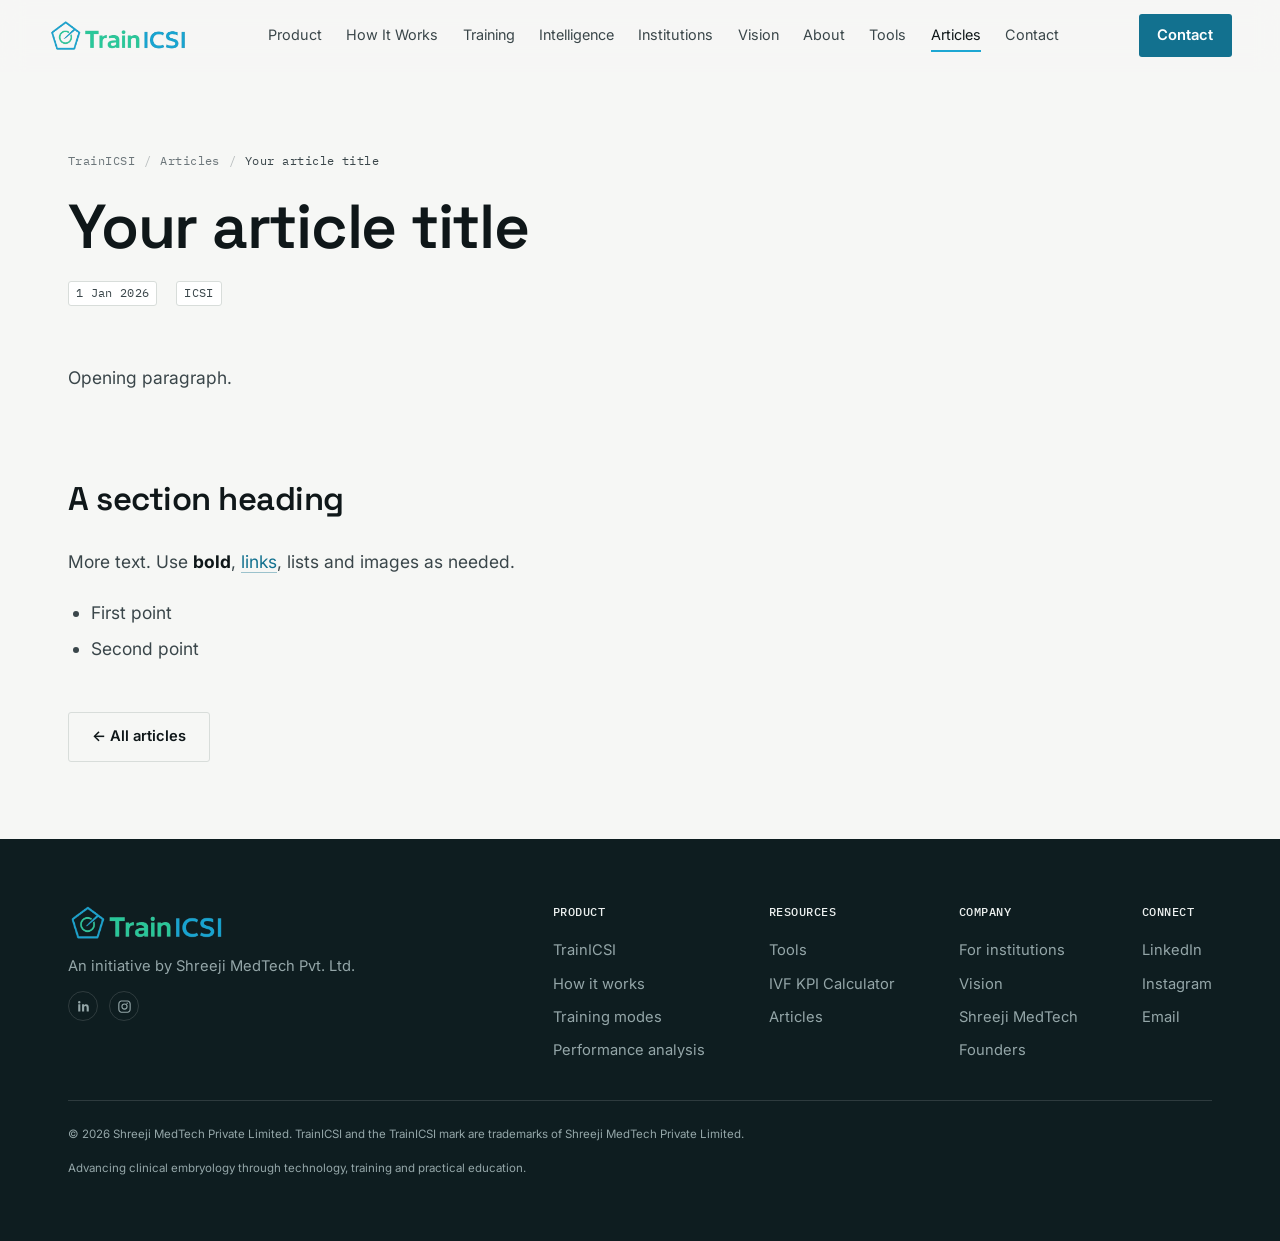
<file: articles/_template.html>
<!DOCTYPE html>
<html lang="en">
<head>
<meta charset="UTF-8">
<meta name="viewport" content="width=device-width, initial-scale=1">
<title>Your article title | TrainICSI</title>
<meta name="description" content="One or two sentences describing the article. Shown in the Articles list and in search results.">
<!-- ARTICLE TEMPLATE: copy this file, rename it (e.g. my-first-article.html), then edit the
     <title>, description, canonical URL, keywords (tags), published date (YYYY-MM-DD) and the content below.
     Then run:  node scripts/build-articles.js  -->
<link rel="canonical" href="https://trainicsi.com/articles/your-article.html">
<meta name="theme-color" content="#0A1416">

<meta property="og:type" content="article">
<meta property="og:site_name" content="TrainICSI">
<meta property="og:url" content="https://trainicsi.com/articles/your-article.html">
<meta property="og:title" content="Your article title | TrainICSI">
<meta property="og:description" content="One or two sentences describing the article. Shown in the Articles list and in search results.">
<meta property="og:image" content="https://trainicsi.com/assets/logo/og-image.jpg">
<meta name="twitter:card" content="summary_large_image">

<link rel="icon" type="image/svg+xml" href="../assets/logo/favicon.svg">
<link rel="icon" type="image/png" sizes="32x32" href="../assets/logo/favicon-32.png">
<link rel="apple-touch-icon" href="../assets/logo/favicon-256.png">

<link rel="preconnect" href="https://fonts.googleapis.com">
<link rel="preconnect" href="https://fonts.gstatic.com" crossorigin>
<link href="https://fonts.googleapis.com/css2?family=Space+Grotesk:wght@500;600;700&family=Inter:wght@400;500;600&family=IBM+Plex+Mono:wght@400;500&display=swap" rel="stylesheet">
<link rel="stylesheet" href="../css/styles.css">
<link rel="stylesheet" href="../css/tools.css">
<noscript><style>.reveal{opacity:1 !important;transform:none !important}</style></noscript>
<meta property="article:published_time" content="2026-01-01">
<meta name="keywords" content="ICSI, training">
</head>
<body>
<a class="skip" href="#main">Skip to content</a>

<svg width="0" height="0" style="position:absolute" aria-hidden="true">
  <symbol id="g-target" viewBox="0 0 24 24">
    <path d="M12 4.6A7.4 7.4 0 1 0 19.4 12" fill="none" stroke="currentColor" stroke-width="2" stroke-linecap="round"/>
    <path d="M12 12 19 5" fill="none" stroke="currentColor" stroke-width="2" stroke-linecap="round"/>
  </symbol>
  <symbol id="i-linkedin" viewBox="0 0 24 24">
    <path d="M6.94 8.5H3.56V20h3.38V8.5ZM5.25 7.1a1.96 1.96 0 1 0 0-3.92 1.96 1.96 0 0 0 0 3.92ZM20.44 20h-3.37v-5.6c0-1.34-.03-3.06-1.87-3.06-1.87 0-2.16 1.46-2.16 2.96V20h-3.37V8.5h3.24v1.57h.05c.45-.86 1.56-1.77 3.21-1.77 3.43 0 4.27 2.26 4.27 5.2V20Z" fill="currentColor"/>
  </symbol>
  <symbol id="i-instagram" viewBox="0 0 24 24">
    <path d="M12 2.2c-2.7 0-3.04.01-4.1.06-1.06.05-1.79.22-2.43.47-.66.26-1.22.6-1.77 1.16A4.9 4.9 0 0 0 2.54 5.66c-.25.64-.42 1.37-.47 2.43C2 9.15 2 9.5 2 12.2s.01 3.04.06 4.1c.05 1.06.22 1.79.47 2.43.26.66.6 1.22 1.16 1.77.56.56 1.12.9 1.77 1.16.64.25 1.37.42 2.43.47 1.06.05 1.4.06 4.1.06s3.04-.01 4.1-.06c1.06-.05 1.79-.22 2.43-.47.66-.26 1.22-.6 1.77-1.16.56-.56.9-1.12 1.16-1.77.25-.64.42-1.37.47-2.43.05-1.06.06-1.4.06-4.1s-.01-3.04-.06-4.1c-.05-1.06-.22-1.79-.47-2.43a4.9 4.9 0 0 0-1.16-1.77 4.9 4.9 0 0 0-1.77-1.16c-.64-.25-1.37-.42-2.43-.47C15.04 2.21 14.7 2.2 12 2.2Zm0 1.8c2.65 0 2.97.01 4.02.06.97.04 1.5.2 1.85.34.46.18.8.39 1.15.74.35.35.56.69.74 1.15.14.35.3.88.34 1.85.05 1.05.06 1.37.06 4.02s-.01 2.97-.06 4.02c-.04.97-.2 1.5-.34 1.85-.18.46-.39.8-.74 1.15-.35.35-.69.56-1.15.74-.35.14-.88.3-1.85.34-1.05.05-1.37.06-4.02.06s-2.97-.01-4.02-.06c-.97-.04-1.5-.2-1.85-.34a3.1 3.1 0 0 1-1.15-.74 3.1 3.1 0 0 1-.74-1.15c-.14-.35-.3-.88-.34-1.85-.05-1.05-.06-1.37-.06-4.02s.01-2.97.06-4.02c.04-.97.2-1.5.34-1.85.18-.46.39-.8.74-1.15.35-.35.69-.56 1.15-.74.35-.14.88-.3 1.85-.34 1.05-.05 1.37-.06 4.02-.06ZM12 7a5 5 0 1 0 0 10 5 5 0 0 0 0-10Zm0 8.2a3.2 3.2 0 1 1 0-6.4 3.2 3.2 0 0 1 0 6.4Zm5.4-8.4a1.17 1.17 0 1 1-2.34 0 1.17 1.17 0 0 1 2.34 0Z" fill="currentColor"/>
  </symbol>
  <symbol id="i-whatsapp" viewBox="0 0 24 24">
    <path d="M12.04 2.4A9.6 9.6 0 0 0 2.46 12c0 1.7.45 3.29 1.22 4.66L2.4 21.6l5.08-1.33A9.6 9.6 0 0 0 12.04 21.6 9.6 9.6 0 0 0 21.6 12 9.6 9.6 0 0 0 12.04 2.4Zm0 17.47a7.83 7.83 0 0 1-4-1.1l-.29-.17-2.98.78.79-2.9-.19-.3a7.85 7.85 0 0 1-1.2-4.18 7.87 7.87 0 0 1 13.43-5.57 7.87 7.87 0 0 1-5.56 13.44Z" fill="currentColor"/>
    <path d="M17.47 14.38c-.3-.15-1.76-.87-2.03-.97-.27-.1-.47-.15-.67.15-.2.3-.77.97-.95 1.17-.17.2-.35.22-.65.07-.3-.15-1.26-.46-2.4-1.48-.89-.79-1.48-1.76-1.66-2.06-.17-.3-.02-.46.13-.61.15-.15.3-.35.45-.52.15-.17.2-.3.3-.5.1-.2.05-.37-.03-.52-.07-.15-.6-1.45-.83-1.98-.2-.47-.4-.4-.56-.41h-.48c-.17 0-.44.07-.67.32-.23.25-.9.88-.9 2.14s.92 2.48 1.05 2.66c.13.17 1.78 2.72 4.37 3.71 2.59.98 2.59.65 3.06.61.47-.05 1.52-.62 1.73-1.22.22-.6.22-1.12.15-1.22-.07-.1-.27-.17-.57-.32Z" fill="currentColor"/>
  </symbol>
  <symbol id="i-pin" viewBox="0 0 24 24">
    <path d="M12 21.5s7-6.2 7-12A7 7 0 0 0 5 9.5c0 5.8 7 12 7 12Z" fill="none" stroke="currentColor" stroke-width="1.8" stroke-linejoin="round"/>
    <circle cx="12" cy="9.3" r="2.5" fill="none" stroke="currentColor" stroke-width="1.8"/>
  </symbol>
  <symbol id="i-mail" viewBox="0 0 24 24">
    <rect x="2.8" y="5.3" width="18.4" height="13.4" rx="1.6" fill="none" stroke="currentColor" stroke-width="1.8"/>
    <path d="M3.6 6.3 12 13.1l8.4-6.8" fill="none" stroke="currentColor" stroke-width="1.8" stroke-linecap="round" stroke-linejoin="round"/>
  </symbol>
</svg>

<header class="nav" id="nav">
  <a href="../index.html" class="nav-logo" aria-label="TrainICSI — home">
    <img src="../assets/logo/trainicsi-logo.png" alt="TrainICSI" width="508" height="123">
  </a>
  <nav class="nav-links" aria-label="Primary">
    <a href="../index.html#solution">Product</a>
    <a href="../index.html#how">How It Works</a>
    <a href="../index.html#modes">Training</a>
    <a href="../index.html#intelligence">Intelligence</a>
    <a href="../index.html#institutions">Institutions</a>
    <a href="../index.html#vision">Vision</a>
    <a href="../index.html#about">About</a>
    <a href="../tools/index.html">Tools</a>
    <a href="../articles/index.html" class="is-current" aria-current="page">Articles</a>
    <a href="../index.html#contact">Contact</a>
  </nav>
  <div class="nav-end">
    <a href="../index.html#contact" class="btn btn-primary">Contact</a>
    <button class="nav-toggle" id="navToggle" aria-label="Open menu" aria-expanded="false" aria-controls="navPanel"><i></i></button>
  </div>
</header>

<nav class="nav-panel" id="navPanel" aria-label="Mobile">
  <a href="../index.html#solution">Product</a>
  <a href="../index.html#how">How It Works</a>
  <a href="../index.html#modes">Training</a>
  <a href="../index.html#intelligence">Intelligence</a>
  <a href="../index.html#institutions">Institutions</a>
  <a href="../index.html#vision">Vision</a>
  <a href="../index.html#about">About</a>
  <a href="../tools/index.html">Tools</a>
  <a href="../articles/index.html">Articles</a>
  <a href="../index.html#contact">Contact</a>
  <a href="../index.html#contact" class="btn btn-primary">Contact</a>
</nav>

<main id="main">
<section class="page-hero article-hero">
  <div class="container">
    <nav class="crumbs" aria-label="Breadcrumb"><a href="../index.html">TrainICSI</a><span class="sep">/</span><a href="../articles/index.html">Articles</a><span class="sep">/</span><span aria-current="page">Your article title</span></nav>
    <h1>Your article title</h1>
    <div class="article-meta"><span class="tag">1 Jan 2026</span><span class="tag">ICSI</span></div>
  </div>
</section>

<section class="section-tight" style="padding-top:0">
  <div class="container">
    <article class="prose">
      <p>Opening paragraph.</p>
      <h2>A section heading</h2>
      <p>More text. Use <strong>bold</strong>, <a href="../tools/ivf-kpi-calculator/index.html">links</a>, lists and images as needed.</p>
      <ul><li>First point</li><li>Second point</li></ul>
    </article>
    <p style="margin-top:3rem"><a class="btn btn-ghost" href="../articles/index.html">← All articles</a></p>
  </div>
</section>
</main>

<footer class="footer">
  <div class="container">
    <div class="footer-top">
      <div class="footer-brand">
        <img src="../assets/logo/trainicsi-logo.png" alt="TrainICSI" width="508" height="123">
        <p>An initiative by Shreeji MedTech Pvt. Ltd.</p>
        <div class="fsocial">
          <a href="https://linkedin.com/company/train-icsi" target="_blank" rel="noopener" aria-label="TrainICSI on LinkedIn"><svg class="glyph"><use href="#i-linkedin"/></svg></a>
          <a href="https://www.instagram.com/trainicsi" target="_blank" rel="noopener" aria-label="TrainICSI on Instagram"><svg class="glyph"><use href="#i-instagram"/></svg></a>
        </div>
      </div>
      <div class="footer-cols">
        <div class="footer-col">
          <h5>PRODUCT</h5>
          <a href="../index.html#solution">TrainICSI</a>
          <a href="../index.html#how">How it works</a>
          <a href="../index.html#modes">Training modes</a>
          <a href="../index.html#intelligence">Performance analysis</a>
        </div>
        <div class="footer-col">
          <h5>RESOURCES</h5>
          <a href="../tools/index.html">Tools</a>
          <a href="../tools/ivf-kpi-calculator/index.html">IVF KPI Calculator</a>
          <a href="../articles/index.html">Articles</a>
        </div>
        <div class="footer-col">
          <h5>COMPANY</h5>
          <a href="../index.html#institutions">For institutions</a>
          <a href="../index.html#vision">Vision</a>
          <a href="../index.html#about">Shreeji MedTech</a>
          <a href="../index.html#founders">Founders</a>
        </div>
        <div class="footer-col">
          <h5>CONNECT</h5>
          <a href="https://linkedin.com/company/train-icsi" target="_blank" rel="noopener">LinkedIn</a>
          <a href="https://www.instagram.com/trainicsi" target="_blank" rel="noopener">Instagram</a>
          <a href="mailto:info@trainicsi.com">Email</a>
        </div>
      </div>
    </div>
    <div class="footer-bottom">
      <span>© <span id="yr"></span> Shreeji MedTech Private Limited. TrainICSI and the TrainICSI mark are trademarks of Shreeji MedTech Private Limited.</span>
      <span>Advancing clinical embryology through technology, training and practical education.</span>
    </div>
  </div>
</footer>

<script src="../js/main.js"></script>
</body>
</html>
</file>
<file: css/styles.css>
/* ==========================================================================
   TrainICSI — trainicsi.com
   --------------------------------------------------------------------------
   Design concept: "instrumentation". The visual language is borrowed from
   the objects this product lives among — an optical bench, a micromanipulator's
   coordinate readout, a microscope reticle. Structure is drawn with hairlines
   and coordinate labels rather than shadowed cards.

   Colour is taken directly from the trademarked TrainICSI mark:
     blue  #1DA7D3  (pentagon outline, "ICSI")
     green #2FCB9E  (target circle + arrow, "Train")
   Both are used at full strength only in small, deliberate doses — the mark,
   live data, one CTA. Darkened variants carry text so contrast stays legible.
   ========================================================================== */

:root{
  /* --- brand (trademarked; do not substitute) --- */
  --brand-blue:       #1DA7D3;
  --brand-blue-deep:  #12718F;   /* AA-contrast text/CTA variant */
  --brand-blue-dark:  #0C5670;
  --brand-green:      #2FCB9E;
  --brand-green-deep: #1A8465;   /* AA-contrast text variant */

  /* --- surfaces --- */
  --paper:      #F6F7F5;
  --paper-dim:  #ECEFEC;
  --white:      #FFFFFF;
  --ink:        #0F1719;
  --ink-soft:   #3A464A;
  --ink-faint:  #6C767A;
  --line:       #D8DDDA;
  --line-soft:  #E6E9E6;

  --dark:       #0A1416;
  --dark-2:     #0E1D20;
  --on-dark:      #EDF1F0;
  --on-dark-soft: #94A6A8;
  --on-dark-line: rgba(237,241,240,0.14);

  --tint-blue:  #E6F4F9;
  --tint-green: #E5F7F1;

  --danger:     #B2453A;

  /* --- type --- */
  --font-display: 'Space Grotesk', 'Helvetica Neue', Arial, sans-serif;
  --font-body:    'Inter', -apple-system, BlinkMacSystemFont, 'Segoe UI', sans-serif;
  --font-mono:    'IBM Plex Mono', ui-monospace, Menlo, monospace;

  --step--2: 0.72rem;
  --step--1: clamp(0.84rem, 0.81rem + 0.14vw, 0.92rem);
  --step-0:  clamp(1rem, 0.96rem + 0.2vw, 1.09rem);
  --step-1:  clamp(1.2rem, 1.11rem + 0.38vw, 1.42rem);
  --step-2:  clamp(1.55rem, 1.34rem + 0.9vw, 2.05rem);
  --step-3:  clamp(2rem, 1.62rem + 1.6vw, 2.9rem);
  --step-4:  clamp(2.45rem, 1.88rem + 2.5vw, 4rem);
  --step-5:  clamp(3rem, 2.05rem + 3.9vw, 5.3rem);

  --container: 1240px;
  --gutter: clamp(1.25rem, 4vw, 3rem);

  --ease: cubic-bezier(.16,.8,.24,1);
  --dur-1: 300ms;
  --dur-2: 560ms;
}

/* ========================= reset & base ========================= */
*,*::before,*::after{ box-sizing:border-box; }
html{ scroll-behavior:smooth; scroll-padding-top:84px; }
body{ margin:0; background:var(--paper); color:var(--ink);
  font-family:var(--font-body); font-size:var(--step-0); line-height:1.58;
  -webkit-font-smoothing:antialiased; }
img,svg,video{ display:block; max-width:100%; }
a{ color:inherit; text-decoration:none; }
button{ font:inherit; cursor:pointer; background:none; border:none; color:inherit; }
ul{ margin:0; padding:0; list-style:none; }
h1,h2,h3,h4,h5,p{ margin:0; }
h1,h2,h3,h4,h5{ font-family:var(--font-display); font-weight:600; letter-spacing:-0.015em; }

::selection{ background:var(--brand-blue); color:#fff; }
:focus-visible{ outline:2px solid var(--brand-blue); outline-offset:3px; border-radius:2px; }

@media (prefers-reduced-motion: reduce){
  html{ scroll-behavior:auto; }
  *,*::before,*::after{
    animation-duration:.001ms !important; animation-iteration-count:1 !important;
    transition-duration:.001ms !important;
  }
}

.container{ width:100%; max-width:var(--container); margin-inline:auto; padding-inline:var(--gutter); }
.section{ padding-block: clamp(4.5rem, 9vw, 8rem); position:relative; }
.section-tight{ padding-block: clamp(3rem, 6vw, 5rem); position:relative; }
.band-dim{ background:var(--paper-dim); }
.band-dark{ background:var(--dark); color:var(--on-dark); }
.band-dark .lede,.band-dark .small-print{ color:var(--on-dark-soft); }
.band-dark .rule{ border-top-color:var(--on-dark-line); }
.band-dark .coord{ color:var(--on-dark-soft); }

/* ========================= type utilities ========================= */
.h-display{ font-size:var(--step-5); line-height:1.03; letter-spacing:-0.025em; }
.h-1{ font-size:var(--step-4); line-height:1.07; letter-spacing:-0.02em; }
.h-2{ font-size:var(--step-3); line-height:1.12; }
.h-3{ font-size:var(--step-2); line-height:1.2; }
.lede{ font-size:var(--step-1); color:var(--ink-soft); max-width:46ch; line-height:1.5; }
.small-print{ font-size:var(--step--1); color:var(--ink-faint); }
.coord{ font-family:var(--font-mono); font-size:var(--step--2); letter-spacing:0.04em; color:var(--ink-faint); }
.rule{ border:0; border-top:1px solid var(--line); margin:0; }

.eyebrow{ display:flex; align-items:center; gap:0.8rem; margin-bottom:1.2rem; }
.eyebrow .rule{ flex:1; }

.section-head{
  display:grid; grid-template-columns:1.15fr 0.85fr;
  gap:clamp(1.6rem,5vw,4rem); align-items:end;
  margin-bottom:clamp(2.4rem,6vw,4.2rem);
}
@media (max-width:820px){ .section-head{ grid-template-columns:1fr; } }

/* target glyph reused from the logo's arrow-in-circle */
.glyph{ width:15px; height:15px; flex-shrink:0; color:var(--brand-blue); }
.glyph-green{ color:var(--brand-green-deep); }

/* ========================= buttons ========================= */
.btn{
  display:inline-flex; align-items:center; gap:0.55em;
  padding:0.85em 1.55em; border-radius:3px; border:1px solid transparent;
  font-weight:600; font-size:var(--step--1); white-space:nowrap;
  transition:background var(--dur-1) var(--ease), border-color var(--dur-1) var(--ease),
             color var(--dur-1) var(--ease), transform var(--dur-1) var(--ease);
}
.btn-primary{ background:var(--brand-blue-deep); color:#fff;
  transform:translate(var(--mx,0),var(--my,0)); }
.btn-primary:hover{ background:var(--brand-blue); }
.btn-ghost{ border-color:var(--line); color:var(--ink); }
.btn-ghost:hover{ border-color:var(--ink); }
.band-dark .btn-ghost{ border-color:var(--on-dark-line); color:var(--on-dark); }
.band-dark .btn-ghost:hover{ border-color:var(--on-dark); }
.btn-row{ display:flex; gap:0.9rem; flex-wrap:wrap; align-items:center; }

/* ========================= navigation ========================= */
.nav{
  position:fixed; inset:0 0 auto 0; z-index:100;
  display:flex; align-items:center; justify-content:space-between;
  padding:0.85rem clamp(1.25rem,4vw,3rem);
  background:rgba(246,247,245,0.78);
  backdrop-filter:blur(12px) saturate(150%);
  -webkit-backdrop-filter:blur(12px) saturate(150%);
  border-bottom:1px solid transparent;
  transition:border-color var(--dur-1) var(--ease);
}
.nav.is-scrolled{ border-bottom-color:var(--line); }
.nav-logo img{ height:34px; width:auto; }
.nav-links{ display:flex; align-items:center; gap:clamp(0.9rem,1.9vw,1.75rem); }
.nav-links a{ font-size:0.9rem; color:var(--ink-soft); position:relative; padding:0.25rem 0;
  transition:color var(--dur-1) var(--ease); }
.nav-links a::after{ content:""; position:absolute; left:0; bottom:-1px; width:0; height:1.5px;
  background:var(--brand-blue); transition:width var(--dur-1) var(--ease); }
.nav-links a:hover{ color:var(--ink); }
.nav-links a:hover::after,.nav-links a.is-current::after{ width:100%; }
.nav-links a.is-current{ color:var(--ink); }
.nav-end{ display:flex; align-items:center; gap:1rem; }
.nav-end .btn{ padding:0.62em 1.2em; }

.nav-toggle{ display:none; width:42px; height:42px; position:relative; }
.nav-toggle i,.nav-toggle i::before,.nav-toggle i::after{
  content:""; position:absolute; left:10px; right:10px; height:1.5px; background:var(--ink);
  transition:transform var(--dur-1) var(--ease), opacity var(--dur-1) var(--ease), top var(--dur-1) var(--ease);
}
.nav-toggle i{ top:20px; }
.nav-toggle i::before{ top:-7px; }
.nav-toggle i::after{ top:7px; }
.nav-toggle.is-open i{ background:transparent; }
.nav-toggle.is-open i::before{ top:0; transform:rotate(45deg); background:var(--ink); }
.nav-toggle.is-open i::after{ top:0; transform:rotate(-45deg); background:var(--ink); }

.nav-panel{
  position:fixed; inset:62px 0 0 0; z-index:90; background:var(--paper);
  padding:2rem var(--gutter); display:flex; flex-direction:column; gap:1.35rem;
  opacity:0; transform:translateY(-10px); pointer-events:none;
  transition:opacity var(--dur-2) var(--ease), transform var(--dur-2) var(--ease);
  overflow-y:auto;
}
.nav-panel.is-open{ opacity:1; transform:none; pointer-events:auto; }
.nav-panel a{ font-family:var(--font-display); font-size:1.35rem; font-weight:600; }
.nav-panel .btn{ align-self:flex-start; margin-top:0.6rem; }
@media (max-width:1100px){   /* 10 nav links need the extra room before collapsing to the menu */
  .nav-links{ display:none; }
  .nav-end .btn-ghost{ display:none; }
  .nav-toggle{ display:block; }
}

/* ========================= scroll reveal ========================= */
.reveal{ opacity:0; transform:translateY(16px);
  transition:opacity 680ms var(--ease), transform 680ms var(--ease); }
.reveal.is-in{ opacity:1; transform:none; }
.reveal[data-delay="1"]{ transition-delay:80ms; }
.reveal[data-delay="2"]{ transition-delay:160ms; }
.reveal[data-delay="3"]{ transition-delay:240ms; }

/* ========================= hero (cinematic, full-bleed) =========================
   The one deliberately theatrical section at the top of the page, along with
   the Showcase section right after it. Real product photography, full-bleed,
   dark gradient for legible type — everything below this stays calmer. */
.hero-cinematic{
  position:relative; min-height:100svh; display:flex; align-items:flex-end;
  overflow:hidden; background:var(--dark); color:var(--on-dark);
}
.hero-bg{ position:absolute; inset:0; z-index:0; }
.hero-bg img{ width:100%; height:100%; object-fit:cover; object-position:center 38%;
  transform:scale(1.06); will-change:transform; }
.hero-cinematic::after{
  content:""; position:absolute; inset:0; z-index:1; pointer-events:none;
  background:
    linear-gradient(180deg, rgba(6,14,16,0.1) 0%, rgba(6,14,16,0.42) 48%, rgba(6,14,16,0.92) 100%),
    linear-gradient(90deg, rgba(6,14,16,0.72) 0%, rgba(6,14,16,0.08) 52%);
}
.hero-cin-inner{ position:relative; z-index:2;
  padding-top:clamp(8rem,18vw,11.5rem); padding-bottom:clamp(3.2rem,7vw,5.5rem); }
.hero-cinematic .h-display{ max-width:16ch; margin-bottom:1.3rem;
  text-shadow:0 2px 24px rgba(4,10,12,0.5); }
.hero-cinematic .hero-eyebrow .coord{ text-shadow:0 1px 10px rgba(4,10,12,0.7); }
.hero-lede{ color:var(--on-dark-soft); max-width:44ch; margin-bottom:2rem;
  text-shadow:0 1px 14px rgba(4,10,12,0.45); }
.btn-ghost-dark{ border-color:var(--on-dark-line); color:var(--on-dark); }
.btn-ghost-dark:hover{ border-color:var(--on-dark); background:var(--on-dark); color:var(--ink); }

.hero-eyebrow{ display:flex; align-items:center; gap:0.75rem; margin-bottom:1.5rem; }
.brand-badge{ width:30px; height:30px; flex-shrink:0; }
.brand-badge path{ stroke-dasharray:100; stroke-dashoffset:100;
  transition:stroke-dashoffset 1.15s var(--ease); }
.brand-badge .bb-ring{ transition-delay:.18s; }
.brand-badge .bb-arrow{ stroke-dasharray:16; stroke-dashoffset:16; transition-delay:.58s; }
.brand-badge.is-drawn path{ stroke-dashoffset:0; }
@media (prefers-reduced-motion:reduce){ .brand-badge path{ stroke-dashoffset:0 !important; } }

.scroll-cue{ position:absolute; z-index:2; left:50%; bottom:1.6rem; transform:translateX(-50%);
  width:26px; height:42px; border:1.5px solid var(--on-dark-line); border-radius:20px; }
.scroll-cue i{ position:absolute; left:50%; top:7px; width:4px; height:4px; border-radius:50%;
  background:var(--on-dark); transform:translateX(-50%); animation:cue 1.8s var(--ease) infinite; }
@keyframes cue{ 0%{ top:7px; opacity:1 } 70%{ top:24px; opacity:0 } 100%{ top:24px; opacity:0 } }
@media (prefers-reduced-motion:reduce){ .scroll-cue i{ animation:none; } }
@media (max-width:640px){ .scroll-cue{ display:none; } }

/* ========================= showcase (scroll-scrubbed video) =========================
   A tall track with a viewport-pinned stage inside it. JS maps scroll
   progress through the track to the video's currentTime. On touch devices
   and under reduced-motion, main.js swaps this to a plain autoplay loop. */
.showcase{ position:relative; height:320vh; background:var(--dark); }
.showcase-pin{ position:sticky; top:0; height:100svh; overflow:hidden; }
.showcase-media{ position:absolute; inset:0; }
.showcase-media video{ width:100%; height:100%; object-fit:cover; }
.showcase-overlay{ position:absolute; inset:0; z-index:2; pointer-events:none;
  display:flex; flex-direction:column; justify-content:flex-end;
  padding:clamp(1.5rem,5vw,3.5rem);
  background:
    linear-gradient(0deg, rgba(6,14,16,0.68) 0%, rgba(6,14,16,0) 42%),
    linear-gradient(180deg, rgba(6,14,16,0.5) 0%, rgba(6,14,16,0) 22%); }
.showcase-tag{ position:relative; z-index:3; color:var(--on-dark); margin-bottom:0.9rem;
  display:inline-flex; padding:0.3rem 0.7rem; border-radius:3px;
  background:rgba(6,14,16,0.45); backdrop-filter:blur(6px); -webkit-backdrop-filter:blur(6px);
  text-shadow:0 1px 10px rgba(4,10,12,0.7); width:fit-content; }
.showcase-lines{ position:absolute; inset:0; pointer-events:none; }
.showcase-line{ position:absolute; margin:0; color:var(--on-dark);
  font-family:var(--font-display); font-weight:600; letter-spacing:-0.015em;
  font-size:clamp(1.4rem,4vw,2.6rem); max-width:20ch; line-height:1.15;
  text-shadow:0 2px 20px rgba(4,10,12,0.6);
  opacity:0; transition:opacity 520ms var(--ease), transform 520ms var(--ease); }
.showcase-line.pos-bl{ left:clamp(1.5rem,5vw,3.5rem); bottom:clamp(1.5rem,5vw,3.5rem);
  text-align:left; transform:translateY(14px); }
.showcase-line.pos-tr{ right:clamp(1.5rem,5vw,3.5rem); top:clamp(4.5rem,9vw,6.5rem);
  text-align:right; transform:translateY(-14px); }
.showcase-line.pos-br{ right:clamp(1.5rem,5vw,3.5rem); bottom:clamp(1.5rem,5vw,3.5rem);
  text-align:right; transform:translateY(14px); }
.showcase-line.is-on{ opacity:1; transform:none; }
@media (max-width:760px){
  .showcase-line.pos-tr{ top:clamp(5.5rem,16vw,7.5rem); }
}
@media (prefers-reduced-motion:reduce){
  .showcase-line{ transition:none; }
  .showcase{ height:auto; }
  .showcase-pin{ position:relative; height:70svh; }
}
/* Narrow / tall viewports: cover crops a landscape video down to a sliver
   of its centre. Letterbox it instead so the whole product stays visible. */
@media (max-width:760px){
  .showcase{ height:220vh; }
  .showcase-media{ background:var(--dark-2); }
  .showcase-media video{ object-fit:contain; }
  .showcase-overlay{ background:linear-gradient(0deg, rgba(6,14,16,0.88) 0%, rgba(6,14,16,0.2) 60%, rgba(6,14,16,0) 80%); }
}

/* ========================= problem / path comparison ========================= */
.path-compare{ display:flex; flex-direction:column; gap:1.1rem; position:relative; z-index:1; }
.flow-box{ border:1px solid var(--line); border-radius:10px;
  padding:clamp(1.4rem,3.4vw,2.3rem) clamp(1.3rem,3vw,2rem);
  background:rgba(255,255,255,0.68); backdrop-filter:blur(3px); -webkit-backdrop-filter:blur(3px); }
.band-dark .flow-box{ background:rgba(14,29,32,0.55); border-color:var(--on-dark-line); }
.path-label{ display:block; font-family:var(--font-mono); font-size:var(--step--1);
  font-weight:500; letter-spacing:0.04em; color:var(--ink-faint); margin-bottom:0.65rem; }
.path-label.is-good{ color:var(--brand-green-deep); }
.path-row{ display:flex; align-items:center; flex-wrap:wrap; gap:0.55rem 0.5rem; }
.path-step{ font-family:var(--font-display); font-weight:600; font-size:1rem;
  padding:0.6rem 1.05rem; border-radius:30px; white-space:nowrap; }
.path-row.is-before .path-step{ background:var(--paper-dim); color:var(--ink-soft); }
.path-row.is-after .path-step{ background:var(--tint-green); color:var(--ink); }
.path-arrow{ color:var(--ink-faint); font-size:1.1rem; }
.path-row.is-after .path-arrow{ color:var(--brand-green-deep); }
.flow-connector{ display:flex; align-items:center; gap:0.6rem; padding:0.85rem 0.1rem;
  color:var(--brand-blue-deep); font-family:var(--font-mono); font-size:var(--step--2);
  letter-spacing:0.05em; }
.flow-connector svg{ width:17px; height:17px; flex-shrink:0; }
@media (max-width:640px){ .path-step{ font-size:0.9rem; padding:0.5rem 0.85rem; } }

/* ========================= ambient section backgrounds =========================
   Soft, slow-drifting colour plus a few hairline pentagon outlines (echoing the
   logo's pentagon) — used to give the quieter, text-only sections
   (Problem, Procedures, Intelligence, Mistakes) some depth without
   competing with the content. Purely decorative: aria-hidden, and the
   layer itself is pointer-events:none so it never blocks clicks.
   Each pentagon is an individual element so main.js can "bulge" the ones
   near the cursor — see .pent and the mousemove handler in main.js. */
.has-ambient{ position:relative; overflow:hidden; }
.has-ambient > .container{ position:relative; z-index:1; }
.ambient{ position:absolute; inset:0; overflow:hidden; pointer-events:none; z-index:0; }
.ambient .blob{ position:absolute; border-radius:50%; filter:blur(64px); will-change:transform; }
.ambient .blob.blue{ background:radial-gradient(circle, rgba(29,167,211,0.11), transparent 72%); }
.ambient .blob.green{ background:radial-gradient(circle, rgba(47,203,158,0.09), transparent 72%); }
.band-dark .ambient .blob.blue{ background:radial-gradient(circle, rgba(29,167,211,0.09), transparent 72%); }
.band-dark .ambient .blob.green{ background:radial-gradient(circle, rgba(47,203,158,0.07), transparent 72%); }
@media (prefers-reduced-motion:reduce){ .ambient .blob{ transform:none !important; } }

/* Pentagon accents — a handful of hairline outlines per section, never a grid.
   Outline only (no fill), very low opacity, and masked out toward the centre
   column so they can never sit behind body copy. Positioned per section in
   index.html; drift and pointer-parallax are handled in main.js / below. */
.pent-field{
  position:absolute; inset:0;
  -webkit-mask-image:linear-gradient(90deg,#000 0,#000 9%,transparent 29%,transparent 71%,#000 91%,#000 100%);
          mask-image:linear-gradient(90deg,#000 0,#000 9%,transparent 29%,transparent 71%,#000 91%,#000 100%);
}
.pent-o{
  position:absolute; width:var(--s); height:var(--s);
  --px:0px; --py:0px; --near:0;
  color:var(--brand-blue);
  opacity:calc(var(--o,.15) + var(--near) * .22);
  transform:translate3d(var(--px),var(--py),0);
  will-change:transform;
}
.pent-o.is-green{ color:var(--brand-green); }
.pent-o.is-ink{ color:var(--ink); }
.band-dark .pent-o.is-ink{ color:var(--on-dark); }
.pent-o svg{
  width:100%; height:100%; display:block; overflow:visible;
  fill:none; stroke:currentColor; stroke-width:1.25; stroke-linejoin:round;
  transform:rotate(var(--r,0deg));
  animation:pent-drift var(--dur,120s) linear infinite;
}
.pent-o svg .inner{ opacity:.6; }
.pent-o svg .inner2{ opacity:.4; }
@keyframes pent-drift{
  from{ transform:rotate(var(--r,0deg)); }
  to  { transform:rotate(calc(var(--r,0deg) + 360deg)); }
}
@media (prefers-reduced-motion:reduce){ .pent-o svg{ animation:none; } .pent-o{ transform:none; } }
@media (max-width:900px){ .pent-field{ display:none; } }

.bullets{ display:grid; grid-template-columns:repeat(2,1fr); gap:0 2.4rem; }
@media (max-width:640px){ .bullets{ grid-template-columns:1fr; } }
.bullets li{ display:flex; gap:0.7rem; align-items:flex-start; font-size:var(--step--1);
  color:var(--ink-soft); padding:0.65rem 0; border-top:1px solid var(--line-soft); }
.bullets .glyph{ margin-top:0.18em; }

/* ========================= media slot (photo placeholders) ========================= */
.media{ position:relative; border:1px solid var(--line); border-radius:5px;
  background:var(--paper-dim); overflow:hidden; }
.media img,.media video{ width:100%; height:100%; object-fit:cover; }
.media-16x10{ aspect-ratio:16/10; }
.media-4x3{ aspect-ratio:4/3; }
.media-4x5{ aspect-ratio:4/5; }
.slot{ position:absolute; inset:0; display:flex; flex-direction:column; gap:0.6rem;
  align-items:center; justify-content:center; text-align:center; padding:1.4rem;
  color:var(--ink-faint); font-family:var(--font-mono); font-size:var(--step--2); line-height:1.55; }
.slot > span:last-child{ max-width:30ch; }
.slot .tag{ border:1px dashed var(--line); padding:0.3rem 0.7rem; border-radius:2px; }
.slot-icon{ width:26px; height:26px; color:var(--line); margin-bottom:0.2rem; }
.band-dark .slot-icon{ color:var(--on-dark-line); }
.band-dark .media{ background:var(--dark-2); border-color:var(--on-dark-line); }
.band-dark .slot{ color:var(--on-dark-soft); }
.band-dark .slot .tag{ border-color:var(--on-dark-line); }

/* ========================= how it works ========================= */
.steps{ display:grid; grid-template-columns:repeat(3,1fr); gap:1px;
  background:var(--line); border:1px solid var(--line); border-radius:4px; overflow:hidden; }
@media (max-width:860px){ .steps{ grid-template-columns:1fr 1fr; } }
@media (max-width:560px){ .steps{ grid-template-columns:1fr; } }
.step{ background:var(--white); padding:1.7rem 1.5rem; display:flex; flex-direction:column; gap:0.6rem; }
.step .si{ font-family:var(--font-mono); font-size:var(--step--2); color:var(--brand-blue-deep); }
.step h4{ font-size:1.05rem; }
.step p{ font-size:var(--step--1); color:var(--ink-soft); }

/* ========================= control hotspots (on the static image) ========================= */
.rig-grid{ display:grid; grid-template-columns:1.15fr 0.85fr; gap:clamp(1.6rem,4vw,3rem); align-items:start; }
@media (max-width:900px){ .rig-grid{ grid-template-columns:1fr; } }
.rig{ position:relative; }
.hotspot{ position:absolute; width:18px; height:18px; border-radius:50%;
  border:1.5px solid var(--brand-blue); background:rgba(29,167,211,0.16);
  transform:translate(-50%,-50%); transition:transform var(--dur-1) var(--ease), background var(--dur-1) var(--ease); }
.hotspot::after{ content:""; position:absolute; inset:-9px; border-radius:50%; }
.hotspot:hover,.hotspot.is-on{ background:var(--brand-blue); transform:translate(-50%,-50%) scale(1.2); }
.tip{ position:absolute; width:210px; background:var(--ink); color:var(--on-dark);
  padding:0.7rem 0.85rem; border-radius:3px; font-size:var(--step--2); line-height:1.5;
  pointer-events:none; opacity:0; transform:translateY(6px); z-index:5;
  transition:opacity var(--dur-1) var(--ease), transform var(--dur-1) var(--ease); }
.tip.is-on{ opacity:1; transform:none; }
.tip strong{ display:block; font-family:var(--font-display); font-size:0.85rem; margin-bottom:0.2rem; }

/* ========================= legend (used in Controls zone) ========================= */
.legend li{ display:flex; align-items:flex-start; gap:0.7rem; padding:0.6rem 0;
  border-top:1px solid var(--line-soft); font-size:var(--step--1); color:var(--ink-soft); }
.legend .glyph{ margin-top:0.18em; }

/* ========================= scope ========================= */
.scope-grid{ display:grid; grid-template-columns:0.95fr 1.05fr; gap:clamp(2rem,5vw,4rem); align-items:center; }
@media (max-width:900px){ .scope-grid{ grid-template-columns:1fr; } }
.scope-eye{ position:relative; aspect-ratio:1/1; border-radius:50%; overflow:hidden;
  border:1px solid var(--on-dark-line);
  background:radial-gradient(circle at 50% 45%,#12262A,#0A1416 72%); }
.scope-eye svg{ width:100%; height:100%; }
.scope-eye img{ width:100%; height:100%; object-fit:cover; }

/* ========================= procedures =========================
   Left: a clickable/hoverable procedure list with a sliding active-bar
   indicator. Right: a large image stage that feather-crossfades between
   the two stacked <img> layers (.proc-img) on hover/focus, with the
   procedure's description as a bold white caption over a diagonal scrim. */
.proc-display{ display:grid; grid-template-columns:0.8fr 1.2fr; gap:clamp(1.6rem,4vw,3rem); align-items:stretch; }
@media (max-width:860px){ .proc-display{ grid-template-columns:1fr; } }

.proc-list{ position:relative; display:flex; flex-direction:column; border-left:2px solid var(--line); }
.proc-item{ position:relative; padding:0.95rem 0 0.95rem 1.4rem; cursor:pointer;
  display:flex; align-items:baseline; gap:0.8rem; width:100%; text-align:left;
  transition:padding-left var(--dur-1) var(--ease); }
.proc-item .pi{ font-family:var(--font-mono); font-size:var(--step--2); color:var(--ink-faint);
  transition:color var(--dur-1) var(--ease); }
.proc-item .pn{ font-family:var(--font-display); font-weight:600; font-size:1.1rem; color:var(--ink-soft);
  transition:color var(--dur-1) var(--ease); }
.proc-item:hover{ padding-left:1.7rem; }
.proc-item:hover .pn, .proc-item.is-active .pn{ color:var(--ink); }
.proc-item.is-active .pi{ color:var(--brand-blue-deep); }
.proc-indicator{ position:absolute; left:-2px; width:2px; height:3.5rem; background:var(--brand-blue);
  border-radius:2px; top:0; transition:top 420ms var(--ease); }
@media (max-width:860px){ .proc-list{ flex-direction:row; flex-wrap:wrap; border-left:0; border-top:2px solid var(--line); gap:0 1.2rem; }
  .proc-item{ padding:0.8rem 0 0.5rem; }
  .proc-indicator{ display:none; } }

.proc-stage{ position:relative; border-radius:8px; overflow:hidden; aspect-ratio:16/11;
  background:var(--ink); isolation:isolate; }
.proc-img{ position:absolute; inset:0; width:100%; height:100%; object-fit:cover;
  opacity:0; transition:opacity 560ms cubic-bezier(.4,0,.2,1);
  mask-image:radial-gradient(circle at 50% 50%, #000 70%, transparent 135%);
  -webkit-mask-image:radial-gradient(circle at 50% 50%, #000 70%, transparent 135%); }
.proc-img.is-on{ opacity:1; z-index:1; }
.proc-scrim{ position:absolute; inset:0; z-index:2; pointer-events:none;
  background:linear-gradient(135deg, rgba(5,10,11,0.92) 0%, rgba(5,10,11,0.55) 32%, transparent 62%); }
.proc-caption{ position:absolute; z-index:3; left:1.6rem; right:1.6rem; bottom:1.5rem;
  margin:0; color:#fff; font-family:var(--font-display); font-weight:700;
  font-size:clamp(1.05rem,2.3vw,1.5rem); line-height:1.3; max-width:34ch;
  text-shadow:0 2px 14px rgba(0,0,0,0.4); }
.procimg-fallback{ position:absolute; inset:0; display:flex; align-items:center; justify-content:center;
  background:var(--dark-2); color:var(--on-dark-soft); font-family:var(--font-mono); font-size:var(--step--2); }

/* ========================= modes ========================= */
.modes{ display:grid; grid-template-columns:repeat(3,1fr); gap:1.3rem; }
@media (max-width:920px){ .modes{ grid-template-columns:1fr; } }
.mode{ border:1px solid var(--line); border-radius:4px; background:var(--white);
  padding:1.7rem; display:flex; flex-direction:column; gap:0.75rem;
  transition:border-color var(--dur-1) var(--ease); }
.mode:hover{ border-color:var(--brand-blue); }
.mode .mi{ font-family:var(--font-mono); font-size:var(--step--2); color:var(--ink-faint); }
.mode h3{ font-size:1.28rem; }
.mode .mt{ color:var(--brand-blue-deep); font-weight:600; font-size:var(--step--1); }
.mode p{ font-size:var(--step--1); color:var(--ink-soft); }
.mode ul{ display:flex; flex-direction:column; gap:0.4rem; margin-top:0.2rem; }
.mode ul li{ display:flex; gap:0.6rem; align-items:flex-start; font-size:var(--step--1); color:var(--ink-soft); }
.mode ul li .glyph{ width:13px; height:13px; margin-top:0.2em; }

.chain{ display:flex; flex-wrap:wrap; gap:0.45rem; margin-top:0.4rem; }
.chain span{ padding:0.45rem 0.85rem; border:1px solid var(--line); border-radius:20px;
  font-family:var(--font-mono); font-size:var(--step--2); color:var(--ink-soft);
  transition:background var(--dur-1) var(--ease), color var(--dur-1) var(--ease), border-color var(--dur-1) var(--ease); }
.chain span.is-on{ background:var(--ink); border-color:var(--ink); color:var(--on-dark); }

/* ========================= dashboard ========================= */
.dash{ border:1px solid var(--line); border-radius:6px; background:var(--white);
  padding:clamp(1.2rem,2.6vw,1.8rem); box-shadow:0 26px 60px -34px rgba(15,23,25,0.3); }
.dash-head{ display:flex; justify-content:space-between; align-items:center; gap:1rem;
  flex-wrap:wrap; padding-bottom:1rem; margin-bottom:1.2rem; border-bottom:1px solid var(--line-soft); }
.dash-head .who{ font-family:var(--font-display); font-weight:600; }
.dash-metrics{ display:grid; grid-template-columns:repeat(auto-fit,minmax(210px,1fr)); gap:0.9rem; }
.metric{ border:1px solid var(--line-soft); border-radius:4px; padding:0.9rem 1rem; }
.metric .ml{ font-family:var(--font-mono); font-size:var(--step--2); color:var(--ink-faint); }
.metric .mv{ font-family:var(--font-display); font-size:1.45rem; margin-top:0.25rem; }
.bar{ height:4px; border-radius:2px; background:var(--paper-dim); margin-top:0.6rem; overflow:hidden; }
.bar i{ display:block; height:100%; width:0; background:var(--brand-blue);
  transition:width 1.1s var(--ease); }
.bar.is-green i{ background:var(--brand-green); }
.metric-note{ font-family:var(--font-mono); font-size:var(--step--2); color:var(--ink-faint); margin-top:0.7rem; }
.dash-chart{ margin-top:1.3rem; border:1px solid var(--line-soft); border-radius:4px; padding:1rem 1.1rem 0.5rem; }
.dash-chart svg{ width:100%; height:auto; }
.dash-chart .spark{ stroke-dasharray:820; stroke-dashoffset:820; }
.dash-chart .spark.is-drawn{ stroke-dashoffset:0; transition:stroke-dashoffset 1.3s var(--ease); }
.dash-note{ margin-top:0.9rem; font-family:var(--font-mono); font-size:var(--step--2); color:var(--ink-faint); }

/* ========================= events ========================= */
.events li{ display:grid; grid-template-columns:96px 1fr auto; gap:1rem; align-items:center;
  padding:0.85rem 0; border-top:1px solid var(--line); font-size:var(--step--1); }
.events li:last-child{ border-bottom:1px solid var(--line); }
.events .t{ font-family:var(--font-mono); font-size:var(--step--2); color:var(--ink-faint); }
.events .b{ font-family:var(--font-mono); font-size:var(--step--2); padding:0.18rem 0.55rem;
  border-radius:20px; border:1px solid var(--line); color:var(--ink-faint); justify-self:end; }
.events li.flag .b{ border-color:var(--danger); color:var(--danger);
  animation:flag-blink 0.6s steps(1,end) 3; animation-fill-mode:forwards; }
@keyframes flag-blink{
  0%,100%{ border-color:var(--danger); color:var(--danger); background:transparent; }
  50%{ border-color:transparent; color:var(--paper); background:var(--danger); }
}
@media (prefers-reduced-motion:reduce){ .events li.flag .b{ animation:none; } }
@media (max-width:560px){ .events li{ grid-template-columns:76px 1fr; }
  .events .b{ grid-column:2; justify-self:start; } }

/* ========================= cloud flow ========================= */
.cflow{ display:flex; align-items:center; gap:0.4rem; flex-wrap:wrap; }
.cnode{ flex:1; min-width:135px; border:1px solid var(--on-dark-line); border-radius:4px;
  padding:1.15rem 0.9rem; text-align:center; background:rgba(237,241,240,0.035); }
.cnode .cl{ font-family:var(--font-display); font-weight:600; font-size:0.95rem; }
.cnode .cs{ font-family:var(--font-mono); font-size:var(--step--2); color:var(--on-dark-soft); margin-top:0.25rem; }
.cwire{ position:relative; width:34px; height:12px; flex-shrink:0; }
.cwire::before{ content:""; position:absolute; top:50%; left:0; right:0; height:1px;
  background:var(--on-dark-line); }
.cwire i{ position:absolute; top:50%; left:0; width:5px; height:5px; border-radius:50%;
  background:var(--brand-green); transform:translateY(-50%); animation:travel 3.2s linear infinite; }
@keyframes travel{ 0%{ left:0; opacity:0 } 12%{ opacity:1 } 88%{ opacity:1 } 100%{ left:100%; opacity:0 } }
@media (prefers-reduced-motion:reduce){ .cwire i{ animation:none; opacity:.8; left:45%; } }
@media (max-width:820px){ .cflow{ flex-direction:column; align-items:stretch; }
  .cwire{ width:12px; height:26px; align-self:center; }
  .cwire::before{ inset:0 auto 0 50%; width:1px; height:auto; }
  .cwire i{ animation:travel-y 3.2s linear infinite; left:50%; }
  @keyframes travel-y{ 0%{ top:0; opacity:0 } 12%{ opacity:1 } 88%{ opacity:1 } 100%{ top:100%; opacity:0 } } }

/* ========================= benefits / compare ========================= */
.benefits{ display:grid; grid-template-columns:repeat(3,1fr); gap:1px;
  background:var(--line); border:1px solid var(--line); }
@media (max-width:860px){ .benefits{ grid-template-columns:1fr 1fr; } }
@media (max-width:560px){ .benefits{ grid-template-columns:1fr; } }
.benefit{ background:var(--white); padding:1.5rem 1.4rem; }
.benefit h4{ font-size:1.05rem; margin-bottom:0.35rem; }
.benefit p{ font-size:var(--step--1); color:var(--ink-soft); }

.compare{ display:grid; grid-template-columns:1fr 1fr; border:1px solid var(--line);
  border-radius:4px; overflow:hidden; }
@media (max-width:700px){ .compare{ grid-template-columns:1fr; } }
.compare-col{ padding:1.7rem 1.6rem; }
.compare-col.a{ background:var(--paper-dim); }
.compare-col.b{ background:var(--tint-blue); }
.compare-col h4{ font-family:var(--font-mono); font-weight:500; font-size:var(--step--2);
  color:var(--ink-faint); margin-bottom:1rem; letter-spacing:0.04em; }
.compare-col li{ padding:0.55rem 0; border-top:1px solid rgba(15,23,25,0.08);
  font-size:var(--step--1); color:var(--ink-soft); }
.compare-col li:first-of-type{ border-top:0; }

/* ========================= testimonials ========================= */
.tcar{ position:relative; }
.ttrack{ display:flex; gap:1.3rem; overflow-x:auto; scroll-snap-type:x mandatory;
  padding-bottom:0.4rem; scrollbar-width:none; }
.ttrack::-webkit-scrollbar{ display:none; }
.tcard{ flex:0 0 calc(33.333% - 0.87rem); scroll-snap-align:start;
  border:1px solid var(--line); border-radius:4px; background:var(--white);
  padding:1.6rem; display:flex; flex-direction:column; gap:1.1rem; }
@media (max-width:920px){ .tcard{ flex-basis:calc(50% - 0.65rem); } }
@media (max-width:620px){ .tcard{ flex-basis:88%; } }
.tcard.is-slot{ border-style:dashed; align-items:center; justify-content:center;
  text-align:center; min-height:210px; color:var(--ink-faint);
  font-family:var(--font-mono); font-size:var(--step--2); }
.tquote{ font-size:1rem; line-height:1.55; }
.twho{ display:flex; align-items:center; gap:0.8rem; margin-top:auto; }
.tavatar{ width:44px; height:44px; border-radius:50%; flex-shrink:0; object-fit:cover;
  background:var(--paper-dim); border:1px solid var(--line); }
.tavatar-fallback{ width:44px; height:44px; border-radius:50%; flex-shrink:0;
  display:flex; align-items:center; justify-content:center; background:var(--tint-blue);
  color:var(--brand-blue-deep); border:1px solid var(--line);
  font-family:var(--font-display); font-weight:600; font-size:0.8rem; }
.tname{ display:block; font-weight:600; font-size:0.9rem; }
.trole{ display:block; font-size:var(--step--2); color:var(--ink-faint); line-height:1.4; }
.carousel-nav{ display:flex; align-items:center; justify-content:center; gap:1.1rem; margin-top:1.5rem; }
.cbtn{ width:38px; height:38px; border-radius:50%; border:1px solid var(--line);
  background:var(--white); display:flex; align-items:center; justify-content:center;
  transition:border-color var(--dur-1) var(--ease), color var(--dur-1) var(--ease); }
.cbtn:hover{ border-color:var(--brand-blue); color:var(--brand-blue-deep); }
.cdots{ display:flex; gap:0.45rem; }
.cdots span{ width:6px; height:6px; border-radius:50%; background:var(--line);
  transition:background var(--dur-1) var(--ease), transform var(--dur-1) var(--ease); }
.cdots span.is-on{ background:var(--brand-blue); transform:scale(1.35); }

/* ========================= conferences =========================
   A flat grid of individual team/demo photos (simplified from the old
   per-event collage-and-lightbox system — see README §6). */
.conf-grid{ display:grid; grid-template-columns:repeat(3,1fr); gap:0.8rem; }
@media (max-width:760px){ .conf-grid{ grid-template-columns:repeat(2,1fr); } }
.conf-tile{ position:relative; aspect-ratio:4/3; border:1px solid var(--line); border-radius:4px;
  overflow:hidden; background:var(--paper-dim); padding:0;
  transition:border-color var(--dur-1) var(--ease); }
.conf-tile:hover{ border-color:var(--brand-blue); }
.confimg{ width:100%; height:100%; object-fit:cover; display:block; }
.confimg-fallback{ position:absolute; inset:0; display:flex; align-items:center; justify-content:center;
  background:var(--paper-dim); color:var(--ink-faint); font-family:var(--font-mono); font-size:var(--step--2); }

/* lightbox — single image, no prev/next/count (simplified alongside the grid) */
.lb{ position:fixed; inset:0; z-index:200; background:rgba(10,20,22,0.95);
  display:flex; align-items:center; justify-content:center; }
.lb[hidden]{ display:none; }
.lb-stage{ width:min(80vw,960px); max-height:82vh; border:1px solid var(--on-dark-line);
  border-radius:6px; background:var(--dark-2); display:flex; align-items:center;
  justify-content:center; overflow:hidden; color:var(--on-dark-soft);
  font-family:var(--font-mono); font-size:var(--step--1); }
.lb-stage img{ max-width:100%; max-height:82vh; object-fit:contain; }
.lb-close{ position:absolute; top:1.3rem; right:1.5rem; width:42px; height:42px; margin:0; font-size:1.5rem;
  border-radius:50%; border:1px solid var(--on-dark-line); color:var(--on-dark);
  transition:border-color var(--dur-1) var(--ease); }
.lb-close:hover{ border-color:var(--on-dark); }

/* ========================= roadmap / vision ========================= */
.roadmap{ display:grid; grid-template-columns:repeat(3,1fr); gap:1.3rem; }
@media (max-width:860px){ .roadmap{ grid-template-columns:1fr; } }
.rcard{ border:1px solid var(--on-dark-line); border-radius:4px; padding:1.5rem;
  background:rgba(237,241,240,0.035); }
.rstatus{ display:inline-block; font-family:var(--font-mono); font-size:var(--step--2);
  padding:0.2rem 0.6rem; border-radius:20px; border:1px solid var(--brand-green);
  color:var(--brand-green); margin-bottom:0.85rem; }
.rcard h4{ font-size:1.08rem; margin-bottom:0.45rem; }
.rcard p{ font-size:var(--step--1); color:var(--on-dark-soft); }

.vision-mark{ position:absolute; top:50%; right:-7%; width:min(46vw,620px); height:min(46vw,620px);
  transform:translateY(-50%); color:var(--ink); opacity:0.04; pointer-events:none; }
.pillars{ display:flex; flex-wrap:wrap; gap:0.6rem; margin:1.7rem 0 2rem; }
.pillars span{ font-family:var(--font-display); font-weight:600; font-size:1.05rem;
  padding:0.55rem 1.1rem; border:1px solid var(--line); border-radius:30px; }

/* ========================= founders ========================= */
.founders{ display:grid; grid-template-columns:repeat(2,1fr); gap:2rem; }
@media (max-width:700px){ .founders{ grid-template-columns:1fr; } }
.founder{ display:flex; gap:1.3rem; align-items:flex-start; }
.fphoto{ width:100px; height:100px; border-radius:4px; object-fit:cover; flex-shrink:0;
  background:var(--paper-dim); border:1px solid var(--line); }
.fname{ font-family:var(--font-display); font-weight:600; font-size:1.1rem; }
.frole{ font-size:var(--step--1); color:var(--ink-faint); margin:0.1rem 0 0.55rem; }
.fbio{ font-size:var(--step--1); color:var(--ink-soft); }
.fsocial{ display:flex; gap:0.7rem; margin-top:0.8rem; }
.fsocial a{ width:30px; height:30px; border-radius:50%; border:1px solid var(--line);
  display:flex; align-items:center; justify-content:center; color:var(--ink-faint);
  transition:border-color var(--dur-1) var(--ease), color var(--dur-1) var(--ease); }
.fsocial a:hover{ border-color:var(--brand-blue); color:var(--brand-blue-deep); }
.fsocial .glyph{ width:15px; height:15px; color:inherit; }
.footer .fsocial a{ border-color:var(--on-dark-line); color:var(--on-dark-soft); }
.footer .fsocial a:hover{ border-color:var(--on-dark); color:var(--on-dark); }

/* ========================= contact ========================= */
.contact-grid{ display:grid; grid-template-columns:0.8fr 1.2fr; gap:clamp(2rem,5vw,4rem); }
@media (max-width:900px){ .contact-grid{ grid-template-columns:1fr; } }
.cdetail{ margin-bottom:1.3rem; }
.cdetail .dl{ font-family:var(--font-mono); font-size:var(--step--2); color:var(--ink-faint); }
.cdetail .dv{ font-size:1.05rem; margin-top:0.15rem; }
.dv-icon{ display:flex; align-items:flex-start; gap:0.55rem; }
.cicon{ width:17px; height:17px; margin-top:0.22em; color:var(--brand-blue-deep); flex-shrink:0; }
.wa-link{ display:inline-flex; width:17px; height:17px; flex-shrink:0; color:var(--brand-green-deep); }
.wa-link .glyph{ width:100%; height:100%; }
.form{ border:1px solid var(--line); border-radius:6px; background:var(--white);
  padding:clamp(1.3rem,3vw,2.1rem); }
.phone-row{ display:flex; align-items:center; gap:0.5rem; }
.phone-row + .phone-row{ margin-top:0.3rem; }
.phone-row a{ transition:color var(--dur-1) var(--ease); }
.phone-row a:hover{ color:var(--brand-blue-deep); }
.form-embed{ padding:clamp(0.6rem,1.5vw,1rem); }
.form-embed iframe{ display:block; width:100%; border:0; border-radius:3px; min-height:600px; }
.frow{ display:grid; grid-template-columns:1fr 1fr; gap:1rem; }
@media (max-width:560px){ .frow{ grid-template-columns:1fr; } }
.field{ margin-bottom:1.05rem; }
.field label{ display:block; font-family:var(--font-mono); font-size:var(--step--2);
  color:var(--ink-faint); margin-bottom:0.4rem; }
.field input,.field select,.field textarea{ width:100%; padding:0.75em 0.9em;
  border:1px solid var(--line); border-radius:3px; background:var(--paper);
  font-family:var(--font-body); font-size:0.95rem; color:var(--ink);
  transition:border-color var(--dur-1) var(--ease); }
.field input:focus,.field select:focus,.field textarea:focus{ border-color:var(--brand-blue); outline:none; }
.field textarea{ min-height:110px; resize:vertical; }
.fcheck{ display:flex; align-items:center; gap:0.6rem; font-size:var(--step--1); color:var(--ink-soft); }
.fcheck input{ width:auto; }
.ffoot{ display:flex; align-items:center; justify-content:space-between; gap:1rem;
  flex-wrap:wrap; margin-top:0.7rem; }
.fstatus{ font-size:var(--step--1); }
.fstatus[data-s="ok"]{ color:var(--brand-green-deep); }
.fstatus[data-s="err"]{ color:var(--danger); }
.hp{ position:absolute; left:-9999px; }

/* ========================= final CTA / footer ========================= */
.final{ padding-block:clamp(5rem,10vw,9rem); }
.final h2{ max-width:17ch; margin-bottom:1.9rem; }

.footer{ background:var(--dark-2); color:var(--on-dark-soft);
  padding-block:clamp(2.5rem,5vw,4rem); }
.footer-top{ display:flex; justify-content:space-between; gap:2rem; flex-wrap:wrap;
  padding-bottom:2rem; border-bottom:1px solid var(--on-dark-line); }
.footer-brand{ max-width:320px; }
.footer-brand img{ height:38px; width:auto; margin-bottom:0.9rem; }
.footer-brand p{ font-size:var(--step--1); }
.footer-cols{ display:flex; gap:clamp(2rem,5vw,4.5rem); flex-wrap:wrap; }
.footer-col h5{ font-family:var(--font-mono); font-weight:500; font-size:var(--step--2);
  color:var(--on-dark); margin-bottom:0.8rem; letter-spacing:0.04em; }
.footer-col a{ display:block; font-size:var(--step--1); padding:0.32rem 0;
  transition:color var(--dur-1) var(--ease); }
.footer-col a:hover{ color:var(--on-dark); }
.footer-bottom{ display:flex; justify-content:space-between; align-items:center; gap:1rem;
  flex-wrap:wrap; padding-top:1.5rem; font-size:var(--step--2); }

.skip{ position:absolute; left:-9999px; background:var(--ink); color:#fff;
  padding:0.8em 1.2em; z-index:500; border-radius:4px; }
.skip:focus{ left:1rem; top:1rem; }

.mt{ margin-top:clamp(2rem,5vw,3.2rem); }
.mb{ margin-bottom:clamp(1.4rem,3vw,2rem); }
</file>
<file: css/tools.css>
/* ==========================================================================
   TrainICSI — Tools & Articles pages
   Loaded on top of styles.css on /tools/, /tools/ivf-kpi-calculator/ and
   /articles/. Same "instrumentation" language as the home page: hairlines,
   mono coordinate labels, square-ish corners, no drop shadows.
   ========================================================================== */

/* ========================= page hero ========================= */
.page-hero{ padding-top:clamp(7rem,12vw,9.5rem); padding-bottom:clamp(2.2rem,5vw,3.6rem); }
.crumbs{ display:flex; align-items:center; flex-wrap:wrap; gap:0.55rem; margin-bottom:1.5rem;
  font-family:var(--font-mono); font-size:var(--step--2); letter-spacing:0.04em; color:var(--ink-faint); }
.crumbs a{ transition:color var(--dur-1) var(--ease); }
.crumbs a:hover{ color:var(--ink); }
.crumbs .sep{ opacity:0.45; }
.crumbs [aria-current]{ color:var(--ink-soft); }
.page-hero h1{ font-size:var(--step-4); line-height:1.07; letter-spacing:-0.02em; max-width:18ch; }
.page-hero .lede{ margin-top:1.3rem; max-width:54ch; }

/* ========================= list rows (tools / articles) ========================= */
.rows{ border-top:1px solid var(--line); }
.row{
  position:relative; display:grid; grid-template-columns:4rem minmax(0,1fr) auto;
  gap:clamp(0.8rem,3vw,2rem); align-items:baseline;
  padding:1.7rem 0; border-bottom:1px solid var(--line);
  transition:padding-left var(--dur-1) var(--ease), background var(--dur-1) var(--ease);
}
.row::before{ content:""; position:absolute; left:0; top:-1px; width:2px; height:0;
  background:var(--brand-blue); transition:height var(--dur-2) var(--ease); }
.row:hover,.row:focus-visible{ padding-left:1rem; background:rgba(255,255,255,0.55); }
.row:hover::before,.row:focus-visible::before{ height:calc(100% + 2px); }
.row .idx{ font-family:var(--font-mono); font-size:var(--step--2); letter-spacing:0.04em; color:var(--ink-faint); }
.row h3{ font-size:var(--step-2); line-height:1.2; }
.row p{ margin-top:0.5rem; color:var(--ink-soft); max-width:62ch; font-size:var(--step--1); line-height:1.6; }
.row .tags{ display:flex; flex-wrap:wrap; gap:0.4rem; margin-top:0.9rem; }
.tag{ font-family:var(--font-mono); font-size:var(--step--2); letter-spacing:0.03em; color:var(--ink-soft);
  border:1px solid var(--line); border-radius:3px; padding:0.18em 0.6em; background:var(--white); }
.row .go{ display:flex; align-items:center; gap:0.5rem; font-family:var(--font-mono);
  font-size:var(--step--2); letter-spacing:0.04em; color:var(--brand-blue-deep); white-space:nowrap; }
.row .go svg{ width:16px; height:16px; transition:transform var(--dur-1) var(--ease); }
.row:hover .go svg{ transform:translateX(4px); }
@media (max-width:640px){
  .row{ grid-template-columns:minmax(0,1fr); gap:0.5rem; }
  .row .go{ margin-top:0.4rem; }
}

.rows[hidden],.empty[hidden]{ display:none; }

/* empty state */
.empty{ border:1px solid var(--line); border-radius:4px; background:var(--white);
  padding:clamp(2rem,6vw,3.6rem); display:flex; flex-direction:column; align-items:flex-start; gap:0.8rem; }
.empty svg{ width:44px; height:44px; color:var(--brand-blue); opacity:0.8; margin-bottom:0.4rem; }
.empty h2{ font-size:var(--step-2); }
.empty p{ color:var(--ink-soft); max-width:46ch; }

/* ========================= KPI calculator ========================= */
.kpi-bar{ display:flex; align-items:center; justify-content:space-between; gap:1rem 2rem; flex-wrap:wrap;
  padding-block:1.1rem; border-block:1px solid var(--line); margin-bottom:clamp(1.4rem,3vw,2rem); }
.chips{ display:flex; flex-wrap:wrap; gap:0.5rem; }
.chip{
  display:inline-flex; align-items:center; gap:0.55em;
  font-family:var(--font-mono); font-size:var(--step--2); letter-spacing:0.04em; text-transform:uppercase;
  padding:0.62em 1em; border:1px solid var(--line); border-radius:3px; background:transparent; color:var(--ink-soft);
  transition:border-color var(--dur-1) var(--ease), background var(--dur-1) var(--ease), color var(--dur-1) var(--ease);
}
.chip:hover{ border-color:var(--ink); color:var(--ink); }
.chip[aria-pressed="true"]{ background:var(--ink); border-color:var(--ink); color:#fff; }
.chip .n{ opacity:0.6; }
.kpi-note{ font-size:var(--step--1); color:var(--ink-faint); }

.kpi-grid{ display:grid; grid-template-columns:repeat(auto-fill,minmax(min(100%,340px),1fr)); gap:1.25rem; align-items:start; }
.kpi-card[hidden]{ display:none; }
.kpi-card{ background:var(--white); border:1px solid var(--line); border-radius:4px;
  display:flex; flex-direction:column; transition:border-color var(--dur-1) var(--ease); }
.kpi-card:hover,.kpi-card:focus-within{ border-color:#B3BFBC; }

.kc-head{ padding:1.25rem 1.4rem 1.05rem; border-bottom:1px solid var(--line-soft); }
.kc-idx{ display:flex; align-items:center; gap:0.6rem; margin-bottom:0.7rem;
  font-family:var(--font-mono); font-size:var(--step--2); letter-spacing:0.05em; text-transform:uppercase; color:var(--ink-faint); }
.kc-idx i{ flex:1; height:1px; background:var(--line-soft); }
.kc-head h3{ font-size:1.12rem; line-height:1.3; margin-bottom:0.4rem; }
.kc-head p{ font-size:var(--step--1); color:var(--ink-soft); line-height:1.55; }

.kc-body{ padding:1.15rem 1.4rem 1.4rem; display:flex; flex-direction:column; flex:1; }
.field{ margin-bottom:0.9rem; }
.field label{ display:block; margin-bottom:0.4rem; font-size:0.8rem; font-weight:500; color:var(--ink-soft); }
.field input{
  width:100%; padding:0.72em 0.85em; font:500 1rem/1.2 var(--font-mono); color:var(--ink);
  background:var(--paper); border:1px solid var(--line); border-radius:3px;
  -moz-appearance:textfield; appearance:textfield;
  transition:border-color var(--dur-1) var(--ease), background var(--dur-1) var(--ease);
}
.field input::placeholder{ color:#9AA4A1; font-weight:400; }
.field input:hover{ border-color:#B3BFBC; }
.field input:focus{ outline:none; border-color:var(--brand-blue); background:var(--white); box-shadow:0 0 0 3px rgba(29,167,211,0.16); }
.field input::-webkit-inner-spin-button,.field input::-webkit-outer-spin-button{ -webkit-appearance:none; margin:0; }
.kc-body .btn{ width:100%; justify-content:center; margin-top:0.25rem; }
.kc-body .btn svg{ width:15px; height:15px; }

.calc-error{ display:none; margin-top:0.8rem; font-size:var(--step--1); color:var(--danger); line-height:1.5; }
.calc-error.show{ display:block; }

/* result */
.kc-result{ display:none; margin-top:1.3rem; padding-top:1.2rem; border-top:1px solid var(--line-soft); }
.kc-result.show{ display:block; animation:kcIn 360ms var(--ease); }
@keyframes kcIn{ from{ opacity:0; transform:translateY(8px); } to{ opacity:1; transform:none; } }
.kc-label{ font-family:var(--font-mono); font-size:var(--step--2); letter-spacing:0.05em; text-transform:uppercase; color:var(--ink-faint); }
.kc-value{ font-family:var(--font-display); font-weight:600; letter-spacing:-0.03em;
  font-size:clamp(2.6rem,2.1rem + 2vw,3.4rem); line-height:1.05; margin:0.15rem 0 1.5rem; color:var(--ink); }

.scale{ position:relative; height:8px; background:var(--paper-dim); margin-bottom:2.1rem; }
.scale-fill{ height:100%; width:0; background:var(--c,var(--brand-blue)); transition:width 700ms var(--ease); }
.scale .tick{ position:absolute; top:-6px; bottom:-6px; left:calc(var(--p) * 1%); width:1px; background:var(--ink-soft); }
.scale .tick span{ position:absolute; top:calc(100% + 3px); left:0; transform:translateX(-50%);
  font-family:var(--font-mono); font-size:0.62rem; letter-spacing:0.04em; color:var(--ink-soft); }
.scale .ends{ position:absolute; top:calc(100% + 3px); left:0; right:0; display:flex; justify-content:space-between;
  font-family:var(--font-mono); font-size:0.62rem; color:var(--ink-faint); pointer-events:none; }
.scale .ends span:first-child{ margin-left:-1px; }

.verdict{ display:inline-flex; align-items:center; gap:0.55rem; padding:0.4em 0.85em; border-radius:3px;
  border:1px solid; font-size:var(--step--1); font-weight:600; }
.verdict::before{ content:""; width:8px; height:8px; border-radius:50%; background:currentColor; }
.verdict.excellent{ color:var(--brand-green-deep); background:var(--tint-green); border-color:rgba(26,132,101,0.3); }
.verdict.good{ color:var(--brand-blue-deep); background:var(--tint-blue); border-color:rgba(18,113,143,0.3); }
.verdict.fair{ color:#7A5200; background:#FBF1DC; border-color:rgba(122,82,0,0.3); }
.verdict.poor{ color:var(--danger); background:#F8E9E6; border-color:rgba(178,69,58,0.3); }

.legend{ display:flex; gap:0.6rem; margin-top:1rem; }
.lg{ flex:1; border:1px solid var(--line-soft); border-radius:3px; padding:0.55rem 0.75rem;
  font-family:var(--font-mono); font-size:0.68rem; letter-spacing:0.03em; color:var(--ink-faint); text-transform:uppercase; }
.lg b{ display:block; margin-top:0.15rem; font-family:var(--font-display); font-weight:600;
  font-size:0.98rem; letter-spacing:-0.01em; color:var(--ink); text-transform:none; }

/* closing note + cross-link */
.kpi-foot{ margin-top:clamp(2.4rem,5vw,3.6rem); padding-top:1.4rem; border-top:1px solid var(--line);
  display:flex; justify-content:space-between; align-items:flex-start; gap:1.2rem 3rem; flex-wrap:wrap; }
.kpi-foot p{ max-width:62ch; font-size:var(--step--1); color:var(--ink-faint); }
.kpi-foot a.link{ color:var(--brand-blue-deep); font-weight:600; font-size:var(--step--1);
  border-bottom:1px solid rgba(18,113,143,0.4); transition:border-color var(--dur-1) var(--ease); }
.kpi-foot a.link:hover{ border-color:var(--brand-blue-deep); }

/* ========================= article body (used by articles/_template.html) ========================= */
.prose{ max-width:68ch; font-size:var(--step-0); line-height:1.7; color:var(--ink-soft); }
.prose h2{ font-size:var(--step-2); color:var(--ink); margin:2.4em 0 0.6em; }
.prose h3{ font-size:var(--step-1); color:var(--ink); margin:2em 0 0.5em; }
.prose p{ margin:0 0 1.2em; }
.prose ul,.prose ol{ margin:0 0 1.2em; padding-left:1.3em; }
.prose ul{ list-style:disc; }
.prose li{ margin-bottom:0.4em; }
.prose a{ color:var(--brand-blue-deep); border-bottom:1px solid rgba(18,113,143,0.4); }
.prose a:hover{ border-color:var(--brand-blue-deep); }
.prose strong{ color:var(--ink); }
.prose blockquote{ margin:1.6em 0; padding:0.2em 0 0.2em 1.2em; border-left:2px solid var(--brand-blue); color:var(--ink); }
.prose img{ border:1px solid var(--line); border-radius:4px; margin:1.6em 0; }
.prose figure{ margin:1.6em 0; }
.prose figcaption{ margin-top:-0.8em; font-size:var(--step--1); color:var(--ink-faint); }
.article-meta{ display:flex; flex-wrap:wrap; gap:0.5rem 1.2rem; margin-top:1.3rem; }
.article-hero h1{ max-width:24ch; }
</file>
